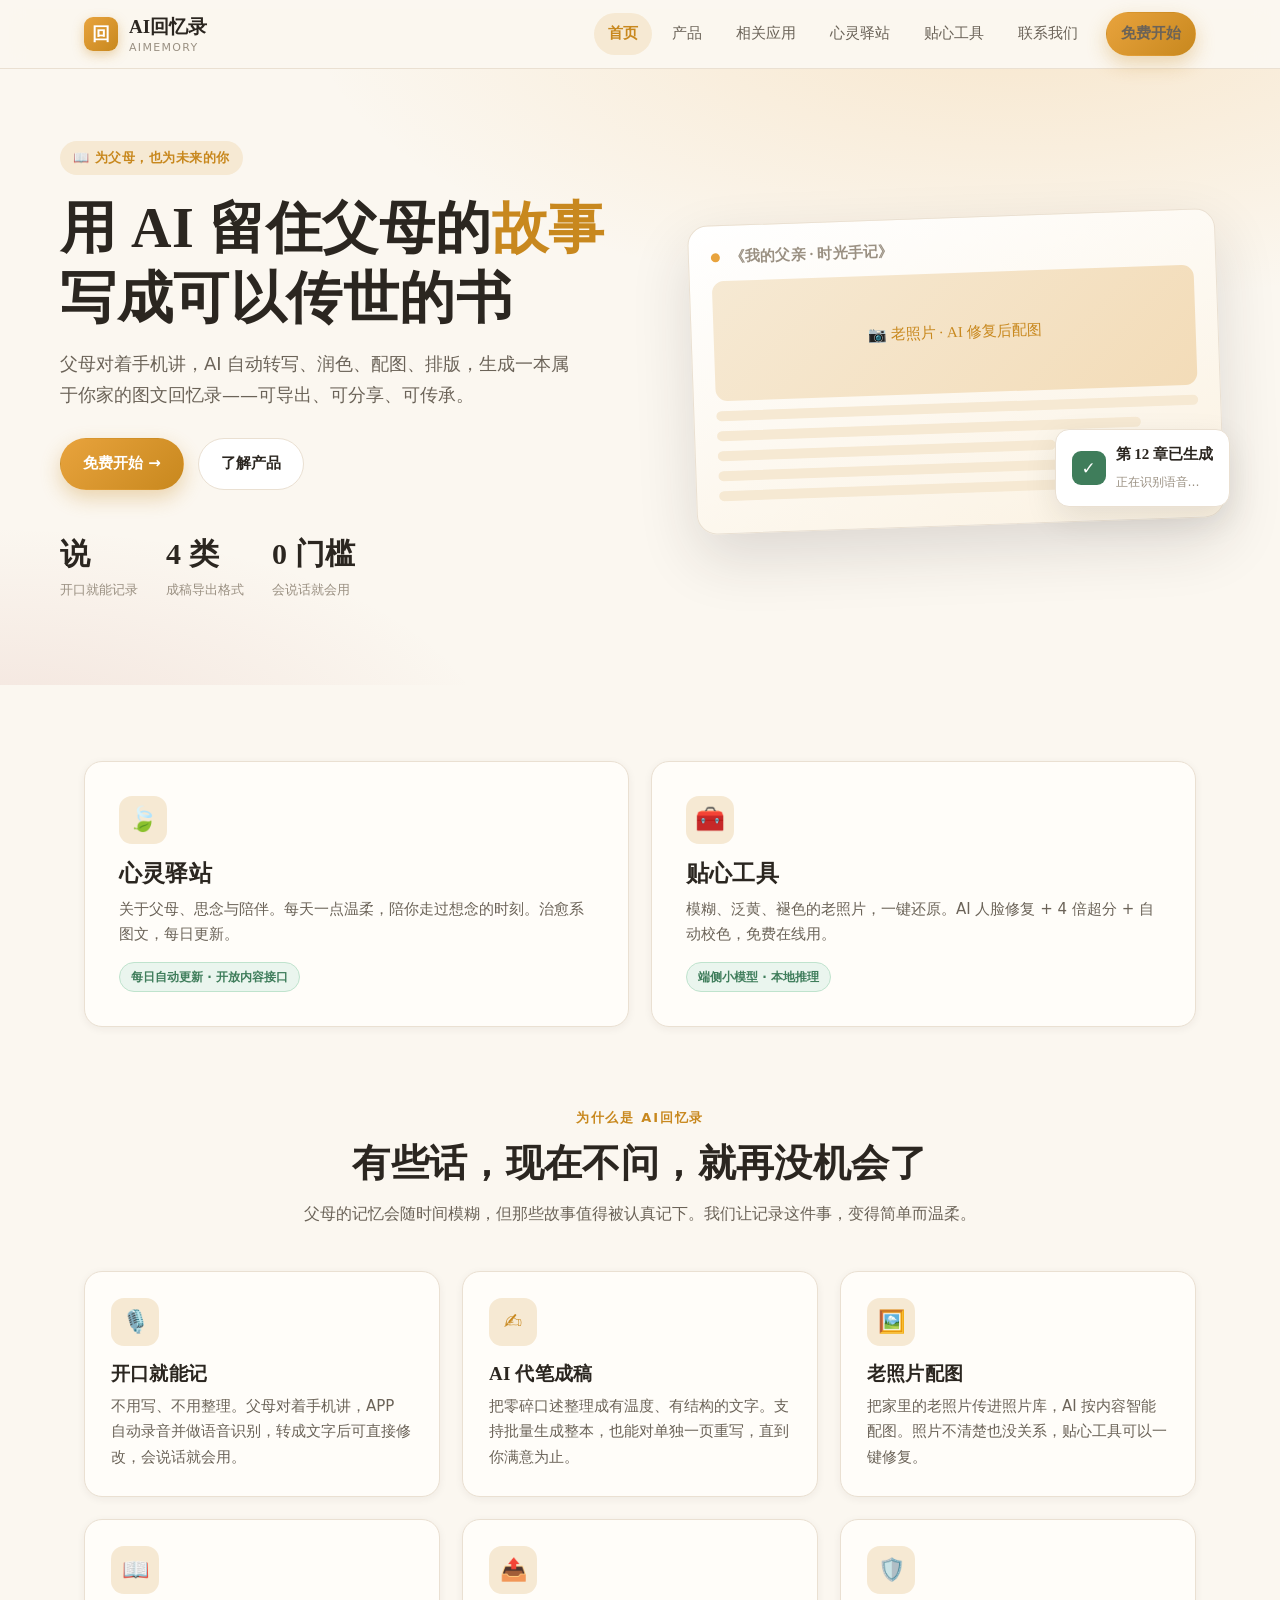
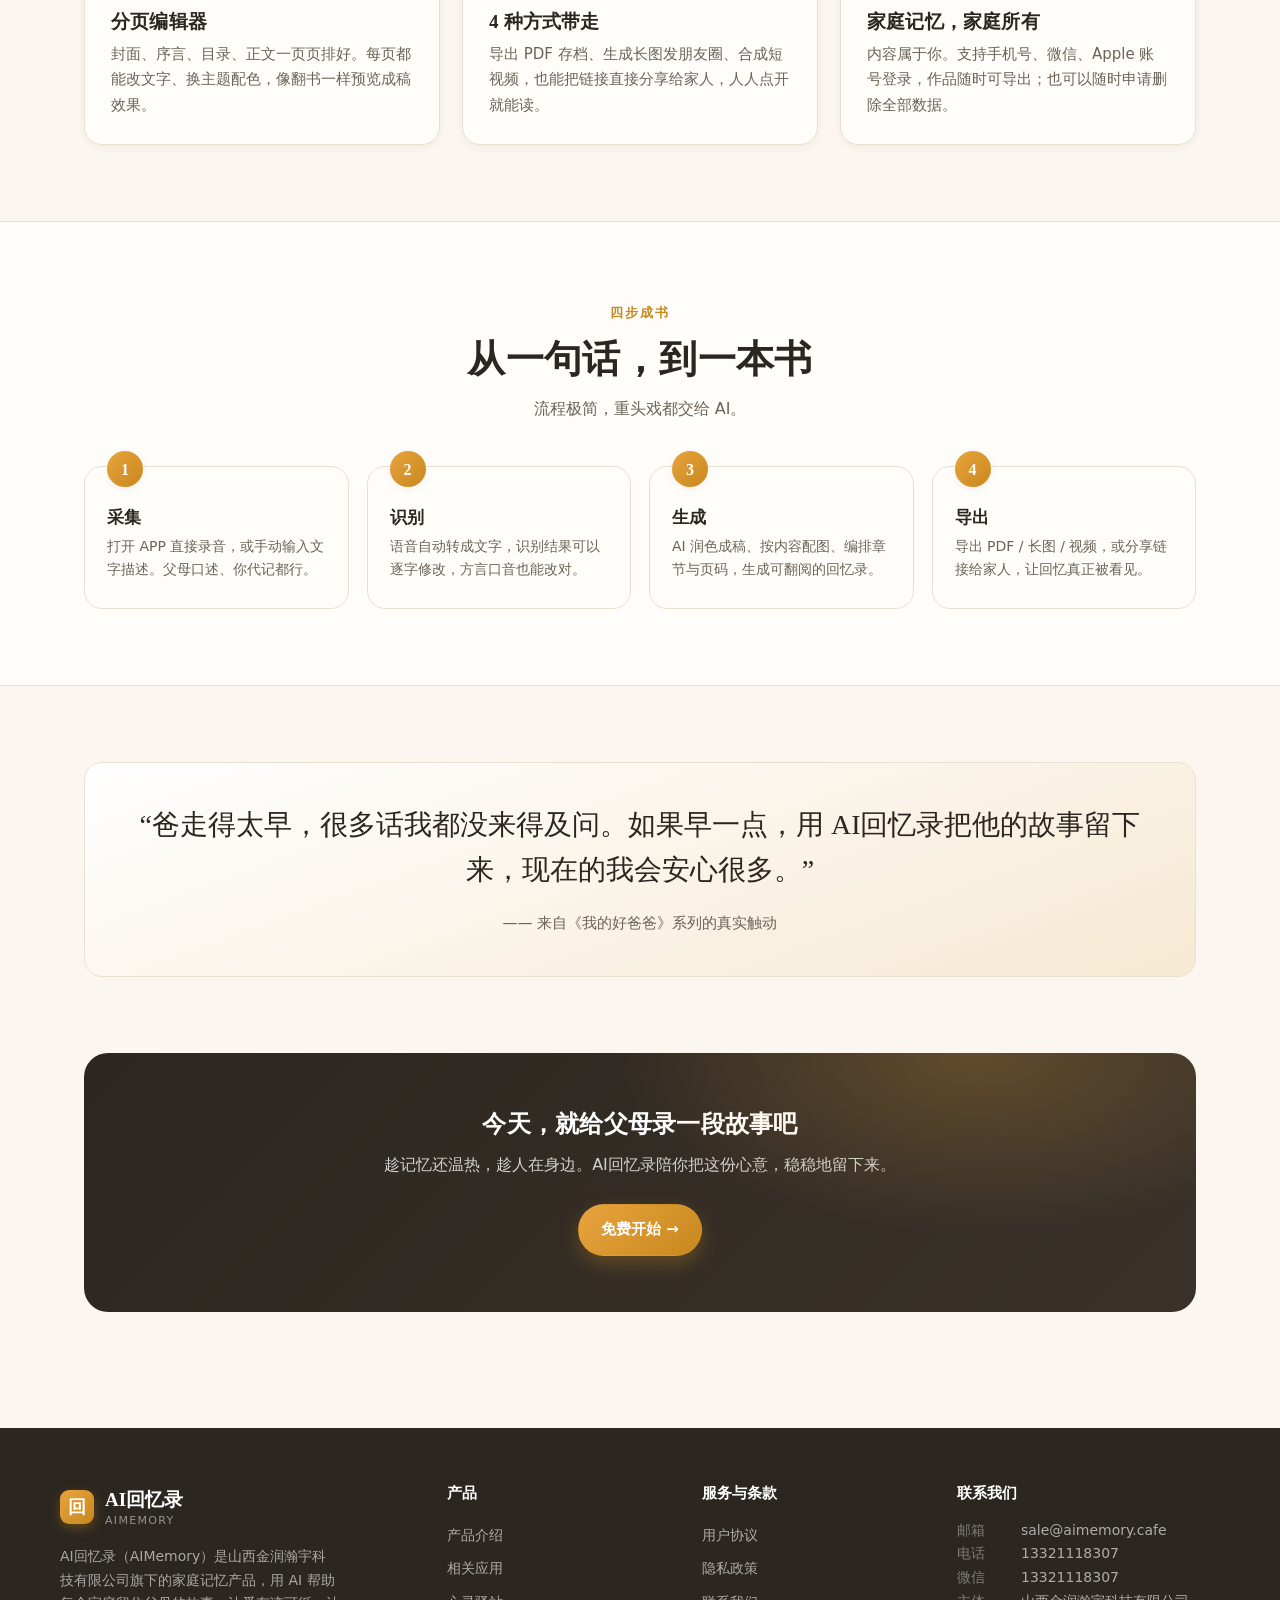
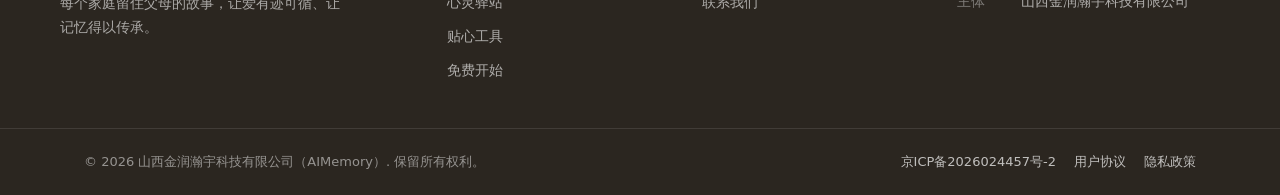
<file: index.html>
<!DOCTYPE html>
<html lang="zh-CN">
<head>
  <meta charset="UTF-8" />
  <meta name="viewport" content="width=device-width, initial-scale=1.0" />
  <title>AI回忆录（AIMemory）· 用 AI 留住父母的故事，写成可以传世的书</title>
  <meta name="description" content="AI回忆录（AIMemory）—— 语音口述、AI 代笔、老照片配图、一键成书。把父母的一生整理成图文回忆录，导出 PDF、长图或视频，可收藏、可分享、可传承。" />
  <meta name="keywords" content="AI回忆录,AIMemory,父母故事,口述历史,家庭记忆,回忆录生成,老照片修复,心灵驿站,山西金润瀚宇科技有限公司" />
  <link rel="icon" type="image/svg+xml" href="assets/img/favicon.svg" />
  <link rel="stylesheet" href="assets/css/style.css" />
</head>
<body>

  <!-- 顶部导航 -->
  <header class="site-header">
    <div class="container nav">
      <a class="brand" href="index.html">
        <span class="logo">回</span>
        <span>AI回忆录<small>AIMEMORY</small></span>
      </a>
      <nav class="nav-links" id="navLinks">
        <a href="index.html" class="active">首页</a>
        <a href="product.html">产品</a>
        <a href="apps.html">相关应用</a>
        <a href="healing.html">心灵驿站</a>
        <a href="tools.html">贴心工具</a>
        <a href="contact.html">联系我们</a>
        <a href="https://app.aimemory.cafe" target="_blank" rel="noopener noreferrer" class="btn btn-primary btn-sm nav-cta">免费开始</a>
      </nav>
      <button class="nav-toggle" aria-label="菜单">
        <svg width="24" height="24" viewBox="0 0 24 24" fill="none" stroke="currentColor" stroke-width="2"><path d="M3 6h18M3 12h18M3 18h18"/></svg>
      </button>
    </div>
  </header>

  <!-- Hero -->
  <section class="hero">
    <div class="container hero-inner">
      <div class="hero-text">
        <span class="eyebrow">📖 为父母，也为未来的你</span>
        <h1>用 AI 留住父母的<span class="hl">故事</span><br />写成可以传世的书</h1>
        <p class="lead">父母对着手机讲，AI 自动转写、润色、配图、排版，生成一本属于你家的图文回忆录——可导出、可分享、可传承。</p>
        <div class="hero-actions">
          <a href="https://app.aimemory.cafe" target="_blank" rel="noopener noreferrer" class="btn btn-primary">免费开始 →</a>
          <a href="product.html" class="btn btn-ghost">了解产品</a>
        </div>
        <div class="hero-stats">
          <div><div class="num">说</div><div class="lbl">开口就能记录</div></div>
          <div><div class="num">4 类</div><div class="lbl">成稿导出格式</div></div>
          <div><div class="num">0 门槛</div><div class="lbl">会说话就会用</div></div>
        </div>
      </div>
      <div class="hero-visual">
        <div class="book-mock">
          <div class="book-top"><span class="dot"></span><h4>《我的父亲 · 时光手记》</h4></div>
          <div class="photo">📷 老照片 · AI 修复后配图</div>
          <div class="line xl"></div>
          <div class="line m"></div>
          <div class="line s"></div>
          <div class="line xl"></div>
          <div class="line m"></div>
        </div>
        <div class="float-card">
          <span class="ic">✓</span>
          <div><b>第 12 章已生成</b><span>正在识别语音…</span></div>
        </div>
      </div>
    </div>
  </section>

  <!-- 两个新频道入口 -->
  <section class="block" style="padding-bottom:0;">
    <div class="container">
      <div class="grid grid-2">
        <a class="card" href="healing.html" style="display:block;padding:34px;">
          <div class="ic" style="font-size:24px;">🍃</div>
          <h3 style="font-size:23px;">心灵驿站</h3>
          <p style="margin-bottom:14px;">关于父母、思念与陪伴。每天一点温柔，陪你走过想念的时刻。治愈系图文，每日更新。</p>
          <span class="badge-soft">每日自动更新 · 开放内容接口</span>
        </a>
        <a class="card" href="tools.html" style="display:block;padding:34px;">
          <div class="ic" style="font-size:24px;">🧰</div>
          <h3 style="font-size:23px;">贴心工具</h3>
          <p style="margin-bottom:14px;">模糊、泛黄、褪色的老照片，一键还原。AI 人脸修复 + 4 倍超分 + 自动校色，免费在线用。</p>
          <span class="badge-soft">端侧小模型 · 本地推理</span>
        </a>
      </div>
    </div>
  </section>

  <!-- 价值主张 -->
  <section class="block">
    <div class="container">
      <div class="section-head">
        <span class="tag">为什么是 AI回忆录</span>
        <h2>有些话，现在不问，就再没机会了</h2>
        <p>父母的记忆会随时间模糊，但那些故事值得被认真记下。我们让记录这件事，变得简单而温柔。</p>
      </div>
      <div class="grid grid-3">
        <div class="card">
          <div class="ic">🎙️</div>
          <h3>开口就能记</h3>
          <p>不用写、不用整理。父母对着手机讲，APP 自动录音并做语音识别，转成文字后可直接修改，会说话就会用。</p>
        </div>
        <div class="card">
          <div class="ic">✍️</div>
          <h3>AI 代笔成稿</h3>
          <p>把零碎口述整理成有温度、有结构的文字。支持批量生成整本，也能对单独一页重写，直到你满意为止。</p>
        </div>
        <div class="card">
          <div class="ic">🖼️</div>
          <h3>老照片配图</h3>
          <p>把家里的老照片传进照片库，AI 按内容智能配图。照片不清楚也没关系，贴心工具可以一键修复。</p>
        </div>
        <div class="card">
          <div class="ic">📖</div>
          <h3>分页编辑器</h3>
          <p>封面、序言、目录、正文一页页排好。每页都能改文字、换主题配色，像翻书一样预览成稿效果。</p>
        </div>
        <div class="card">
          <div class="ic">📤</div>
          <h3>4 种方式带走</h3>
          <p>导出 PDF 存档、生成长图发朋友圈、合成短视频，也能把链接直接分享给家人，人人点开就能读。</p>
        </div>
        <div class="card">
          <div class="ic">🛡️</div>
          <h3>家庭记忆，家庭所有</h3>
          <p>内容属于你。支持手机号、微信、Apple 账号登录，作品随时可导出；也可以随时申请删除全部数据。</p>
        </div>
      </div>
    </div>
  </section>

  <!-- 工作流 -->
  <section class="block" style="background:var(--paper-2);border-top:1px solid var(--line);border-bottom:1px solid var(--line);">
    <div class="container">
      <div class="section-head">
        <span class="tag">四步成书</span>
        <h2>从一句话，到一本书</h2>
        <p>流程极简，重头戏都交给 AI。</p>
      </div>
      <div class="steps">
        <div class="step"><h3>采集</h3><p>打开 APP 直接录音，或手动输入文字描述。父母口述、你代记都行。</p></div>
        <div class="step"><h3>识别</h3><p>语音自动转成文字，识别结果可以逐字修改，方言口音也能改对。</p></div>
        <div class="step"><h3>生成</h3><p>AI 润色成稿、按内容配图、编排章节与页码，生成可翻阅的回忆录。</p></div>
        <div class="step"><h3>导出</h3><p>导出 PDF / 长图 / 视频，或分享链接给家人，让回忆真正被看见。</p></div>
      </div>
    </div>
  </section>

  <!-- 信任状 / 案例 -->
  <section class="block">
    <div class="container">
      <div class="quote">
        <blockquote>“爸走得太早，很多话我都没来得及问。如果早一点，用 AI回忆录把他的故事留下来，现在的我会安心很多。”</blockquote>
        <div class="by">—— 来自《我的好爸爸》系列的真实触动</div>
      </div>
    </div>
  </section>

  <!-- CTA -->
  <section class="block" style="padding-top:0;">
    <div class="container">
      <div class="cta">
        <h2>今天，就给父母录一段故事吧</h2>
        <p>趁记忆还温热，趁人在身边。AI回忆录陪你把这份心意，稳稳地留下来。</p>
        <a href="https://app.aimemory.cafe" target="_blank" rel="noopener noreferrer" class="btn btn-primary">免费开始 →</a>
      </div>
    </div>
  </section>

  <!-- 页脚 -->
  <footer class="site-footer">
    <div class="container footer-top">
      <div>
        <div class="brand"><span class="logo">回</span><span>AI回忆录<small>AIMEMORY</small></span></div>
        <p class="footer-about">AI回忆录（AIMemory）是山西金润瀚宇科技有限公司旗下的家庭记忆产品，用 AI 帮助每个家庭留住父母的故事，让爱有迹可循、让记忆得以传承。</p>
      </div>
      <div class="footer-col">
        <h4>产品</h4>
        <a href="product.html">产品介绍</a>
        <a href="apps.html">相关应用</a>
        <a href="healing.html">心灵驿站</a>
        <a href="tools.html">贴心工具</a>
        <a href="https://app.aimemory.cafe" target="_blank" rel="noopener noreferrer">免费开始</a>
      </div>
      <div class="footer-col">
        <h4>服务与条款</h4>
        <a href="agreement.html">用户协议</a>
        <a href="privacy.html">隐私政策</a>
        <a href="contact.html">联系我们</a>
      </div>
      <div class="footer-col">
        <h4>联系我们</h4>
        <div class="footer-contact">
          <div><span class="k">邮箱</span>sale@aimemory.cafe</div>
          <div><span class="k">电话</span>13321118307</div>
          <div><span class="k">微信</span>13321118307</div>
          <div><span class="k">主体</span>山西金润瀚宇科技有限公司</div>
        </div>
      </div>
    </div>
    <div class="footer-bottom">
      <div class="container">
        <div>© 2026 山西金润瀚宇科技有限公司（AIMemory）. 保留所有权利。</div>
        <div class="beian">
          <span><a href="https://beian.miit.gov.cn" target="_blank" rel="noopener noreferrer">京ICP备2026024457号-2</a></span>
          <a href="agreement.html">用户协议</a>
          <a href="privacy.html">隐私政策</a>
        </div>
      </div>
    </div>
  </footer>

  <div class="to-top" aria-label="返回顶部">↑</div>
  <script src="assets/js/main.js"></script>
</body>
</html>
</file>
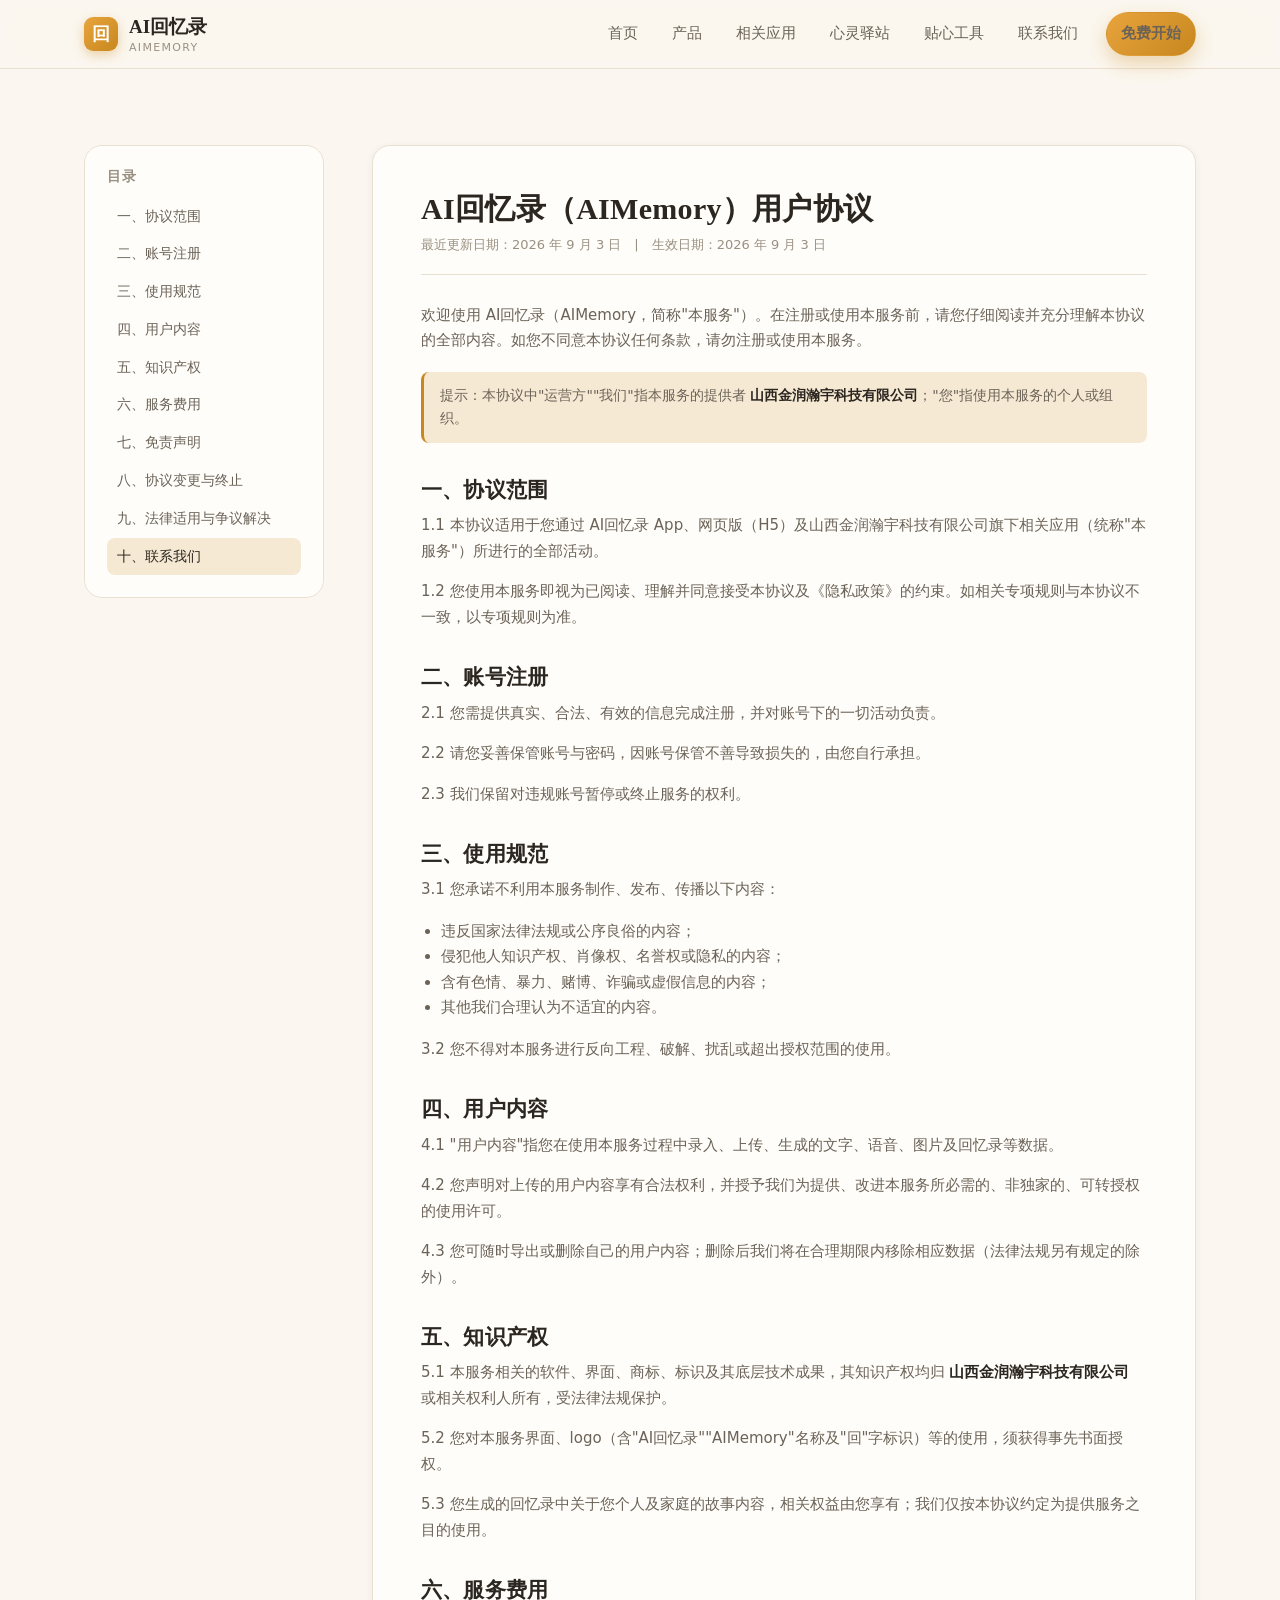
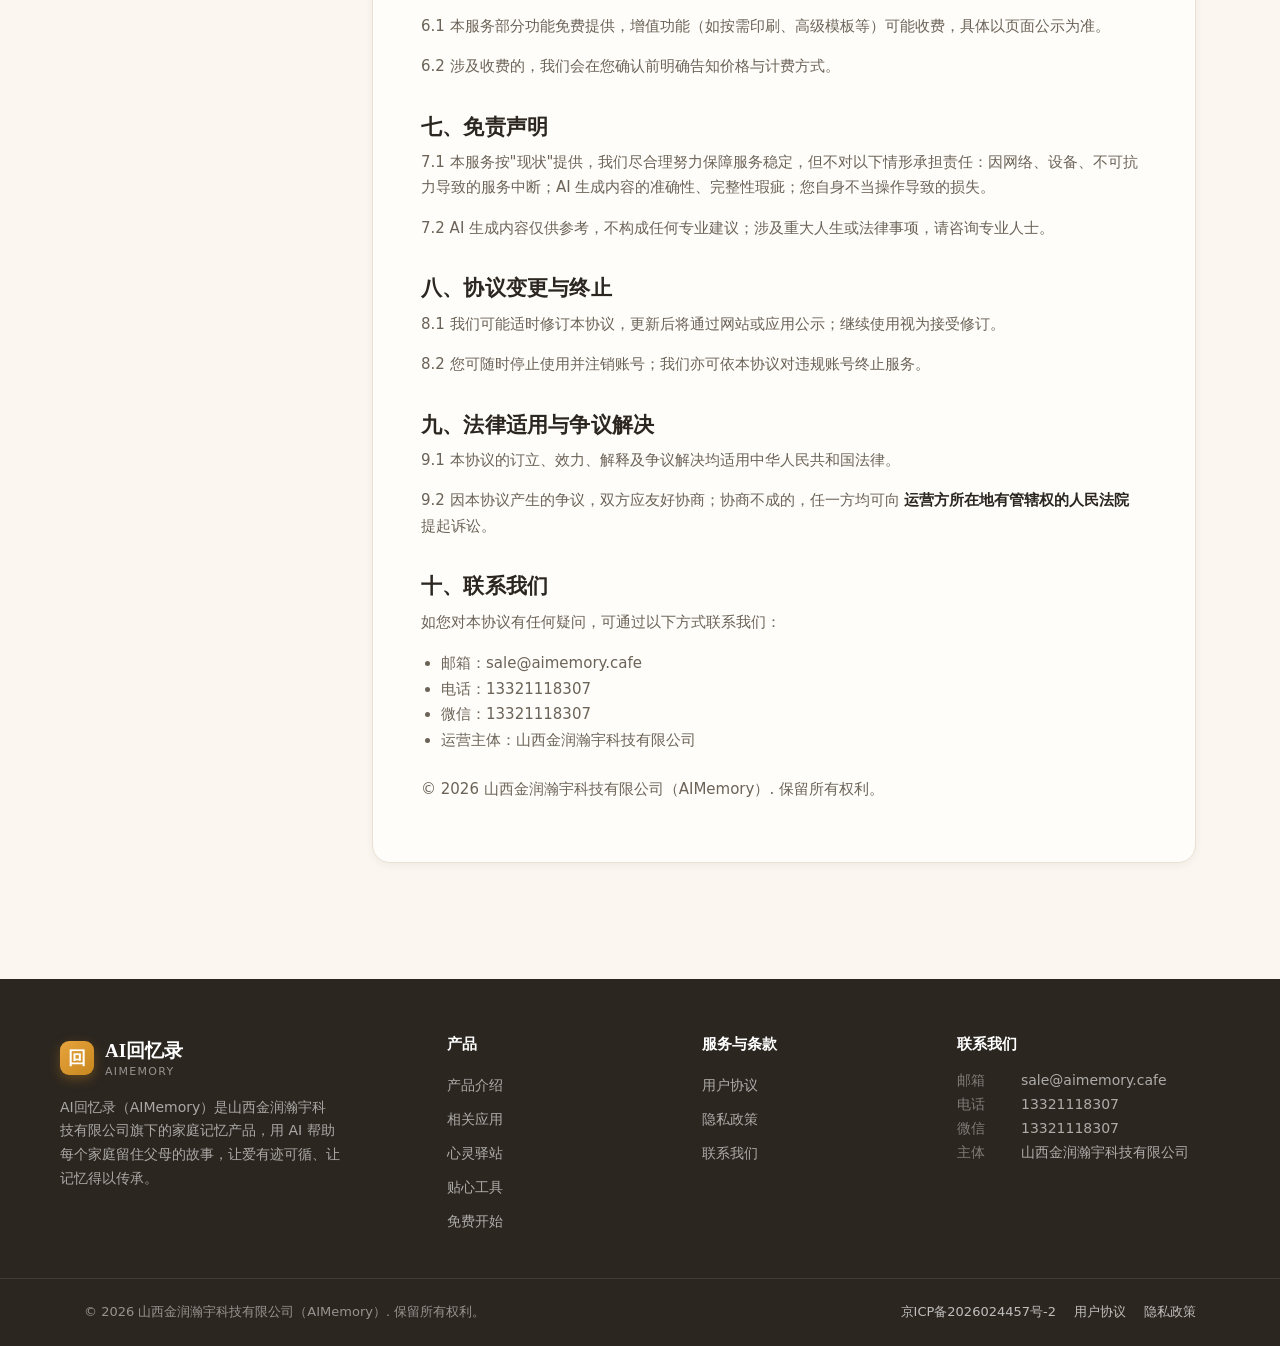
<file: agreement.html>
<!DOCTYPE html>
<html lang="zh-CN">
<head>
  <meta charset="UTF-8" />
  <meta name="viewport" content="width=device-width, initial-scale=1.0" />
  <title>用户协议 · AI回忆录（AIMemory）</title>
  <meta name="description" content="AI回忆录（AIMemory）用户协议，约定服务范围、用户权利义务、知识产权与免责声明等。" />
  <link rel="icon" type="image/svg+xml" href="assets/img/favicon.svg" />
  <link rel="stylesheet" href="assets/css/style.css" />
</head>
<body>
  <header class="site-header">
    <div class="container nav">
      <a class="brand" href="index.html">
        <span class="logo">回</span>
        <span>AI回忆录<small>AIMEMORY</small></span>
      </a>
            <nav class="nav-links" id="navLinks">
        <a href="index.html">首页</a>
        <a href="product.html">产品</a>
        <a href="apps.html">相关应用</a>
        <a href="healing.html">心灵驿站</a>
        <a href="tools.html">贴心工具</a>
        <a href="contact.html">联系我们</a>
        <a href="https://app.aimemory.cafe" target="_blank" rel="noopener noreferrer" class="btn btn-primary btn-sm nav-cta">免费开始</a>
      </nav>
      <button class="nav-toggle" aria-label="菜单">
        <svg width="24" height="24" viewBox="0 0 24 24" fill="none" stroke="currentColor" stroke-width="2"><path d="M3 6h18M3 12h18M3 18h18"/></svg>
      </button>
    </div>
  </header>

  <section class="block">
    <div class="container doc-wrap">
      <!-- 目录 -->
      <aside class="doc-toc">
        <h4>目录</h4>
        <a href="#s1">一、协议范围</a>
        <a href="#s2">二、账号注册</a>
        <a href="#s3">三、使用规范</a>
        <a href="#s4">四、用户内容</a>
        <a href="#s5">五、知识产权</a>
        <a href="#s6">六、服务费用</a>
        <a href="#s7">七、免责声明</a>
        <a href="#s8">八、协议变更与终止</a>
        <a href="#s9">九、法律适用与争议解决</a>
        <a href="#s10">十、联系我们</a>
      </aside>

      <!-- 正文 -->
      <article class="doc-content">
        <h1>AI回忆录（AIMemory）用户协议</h1>
        <div class="doc-meta">最近更新日期：2026 年 9 月 3 日　|　生效日期：2026 年 9 月 3 日</div>

        <p>欢迎使用 AI回忆录（AIMemory，简称"本服务"）。在注册或使用本服务前，请您仔细阅读并充分理解本协议的全部内容。如您不同意本协议任何条款，请勿注册或使用本服务。</p>
        <div class="note">提示：本协议中"运营方""我们"指本服务的提供者 <strong>山西金润瀚宇科技有限公司</strong>；"您"指使用本服务的个人或组织。</div>

        <h2 id="s1">一、协议范围</h2>
        <p>1.1 本协议适用于您通过 AI回忆录 App、网页版（H5）及山西金润瀚宇科技有限公司旗下相关应用（统称"本服务"）所进行的全部活动。</p>
        <p>1.2 您使用本服务即视为已阅读、理解并同意接受本协议及《隐私政策》的约束。如相关专项规则与本协议不一致，以专项规则为准。</p>

        <h2 id="s2">二、账号注册</h2>
        <p>2.1 您需提供真实、合法、有效的信息完成注册，并对账号下的一切活动负责。</p>
        <p>2.2 请您妥善保管账号与密码，因账号保管不善导致损失的，由您自行承担。</p>
        <p>2.3 我们保留对违规账号暂停或终止服务的权利。</p>

        <h2 id="s3">三、使用规范</h2>
        <p>3.1 您承诺不利用本服务制作、发布、传播以下内容：</p>
        <ul>
          <li>违反国家法律法规或公序良俗的内容；</li>
          <li>侵犯他人知识产权、肖像权、名誉权或隐私的内容；</li>
          <li>含有色情、暴力、赌博、诈骗或虚假信息的内容；</li>
          <li>其他我们合理认为不适宜的内容。</li>
        </ul>
        <p>3.2 您不得对本服务进行反向工程、破解、扰乱或超出授权范围的使用。</p>

        <h2 id="s4">四、用户内容</h2>
        <p>4.1 "用户内容"指您在使用本服务过程中录入、上传、生成的文字、语音、图片及回忆录等数据。</p>
        <p>4.2 您声明对上传的用户内容享有合法权利，并授予我们为提供、改进本服务所必需的、非独家的、可转授权的使用许可。</p>
        <p>4.3 您可随时导出或删除自己的用户内容；删除后我们将在合理期限内移除相应数据（法律法规另有规定的除外）。</p>

        <h2 id="s5">五、知识产权</h2>
        <p>5.1 本服务相关的软件、界面、商标、标识及其底层技术成果，其知识产权均归 <strong>山西金润瀚宇科技有限公司</strong> 或相关权利人所有，受法律法规保护。</p>
        <p>5.2 您对本服务界面、logo（含"AI回忆录""AIMemory"名称及"回"字标识）等的使用，须获得事先书面授权。</p>
        <p>5.3 您生成的回忆录中关于您个人及家庭的故事内容，相关权益由您享有；我们仅按本协议约定为提供服务之目的使用。</p>

        <h2 id="s6">六、服务费用</h2>
        <p>6.1 本服务部分功能免费提供，增值功能（如按需印刷、高级模板等）可能收费，具体以页面公示为准。</p>
        <p>6.2 涉及收费的，我们会在您确认前明确告知价格与计费方式。</p>

        <h2 id="s7">七、免责声明</h2>
        <p>7.1 本服务按"现状"提供，我们尽合理努力保障服务稳定，但不对以下情形承担责任：因网络、设备、不可抗力导致的服务中断；AI 生成内容的准确性、完整性瑕疵；您自身不当操作导致的损失。</p>
        <p>7.2 AI 生成内容仅供参考，不构成任何专业建议；涉及重大人生或法律事项，请咨询专业人士。</p>

        <h2 id="s8">八、协议变更与终止</h2>
        <p>8.1 我们可能适时修订本协议，更新后将通过网站或应用公示；继续使用视为接受修订。</p>
        <p>8.2 您可随时停止使用并注销账号；我们亦可依本协议对违规账号终止服务。</p>

        <h2 id="s9">九、法律适用与争议解决</h2>
        <p>9.1 本协议的订立、效力、解释及争议解决均适用中华人民共和国法律。</p>
        <p>9.2 因本协议产生的争议，双方应友好协商；协商不成的，任一方均可向 <strong>运营方所在地有管辖权的人民法院</strong> 提起诉讼。</p>

        <h2 id="s10">十、联系我们</h2>
        <p>如您对本协议有任何疑问，可通过以下方式联系我们：</p>
        <ul>
          <li>邮箱：sale@aimemory.cafe</li>
          <li>电话：13321118307</li>
          <li>微信：13321118307</li>
          <li>运营主体：山西金润瀚宇科技有限公司</li>
        </ul>
        <p class="faint" style="margin-top:24px;">© 2026 山西金润瀚宇科技有限公司（AIMemory）. 保留所有权利。</p>
      </article>
    </div>
  </section>

  <footer class="site-footer">
    <div class="container footer-top">
      <div>
        <div class="brand"><span class="logo">回</span><span>AI回忆录<small>AIMEMORY</small></span></div>
        <p class="footer-about">AI回忆录（AIMemory）是山西金润瀚宇科技有限公司旗下的家庭记忆产品，用 AI 帮助每个家庭留住父母的故事，让爱有迹可循、让记忆得以传承。</p>
      </div>
            <div class="footer-col">
        <h4>产品</h4>
        <a href="product.html">产品介绍</a>
        <a href="apps.html">相关应用</a>
        <a href="healing.html">心灵驿站</a>
        <a href="tools.html">贴心工具</a>
        <a href="https://app.aimemory.cafe" target="_blank" rel="noopener noreferrer">免费开始</a>
      </div>
      <div class="footer-col">
        <h4>服务与条款</h4>
        <a href="agreement.html">用户协议</a>
        <a href="privacy.html">隐私政策</a>
        <a href="contact.html">联系我们</a>
      </div>
      <div class="footer-col">
        <h4>联系我们</h4>
        <div class="footer-contact">
          <div><span class="k">邮箱</span>sale@aimemory.cafe</div>
          <div><span class="k">电话</span>13321118307</div>
          <div><span class="k">微信</span>13321118307</div>
          <div><span class="k">主体</span>山西金润瀚宇科技有限公司</div>
        </div>
      </div>
    </div>
    <div class="footer-bottom">
      <div class="container">
        <div>© 2026 山西金润瀚宇科技有限公司（AIMemory）. 保留所有权利。</div>
        <div class="beian">
          <span><a href="https://beian.miit.gov.cn" target="_blank" rel="noopener noreferrer">京ICP备2026024457号-2</a></span>
          <a href="agreement.html">用户协议</a>
          <a href="privacy.html">隐私政策</a>
        </div>
      </div>
    </div>
  </footer>

  <div class="to-top" aria-label="返回顶部">↑</div>
  <script src="assets/js/main.js"></script>
</body>
</html>
</file>
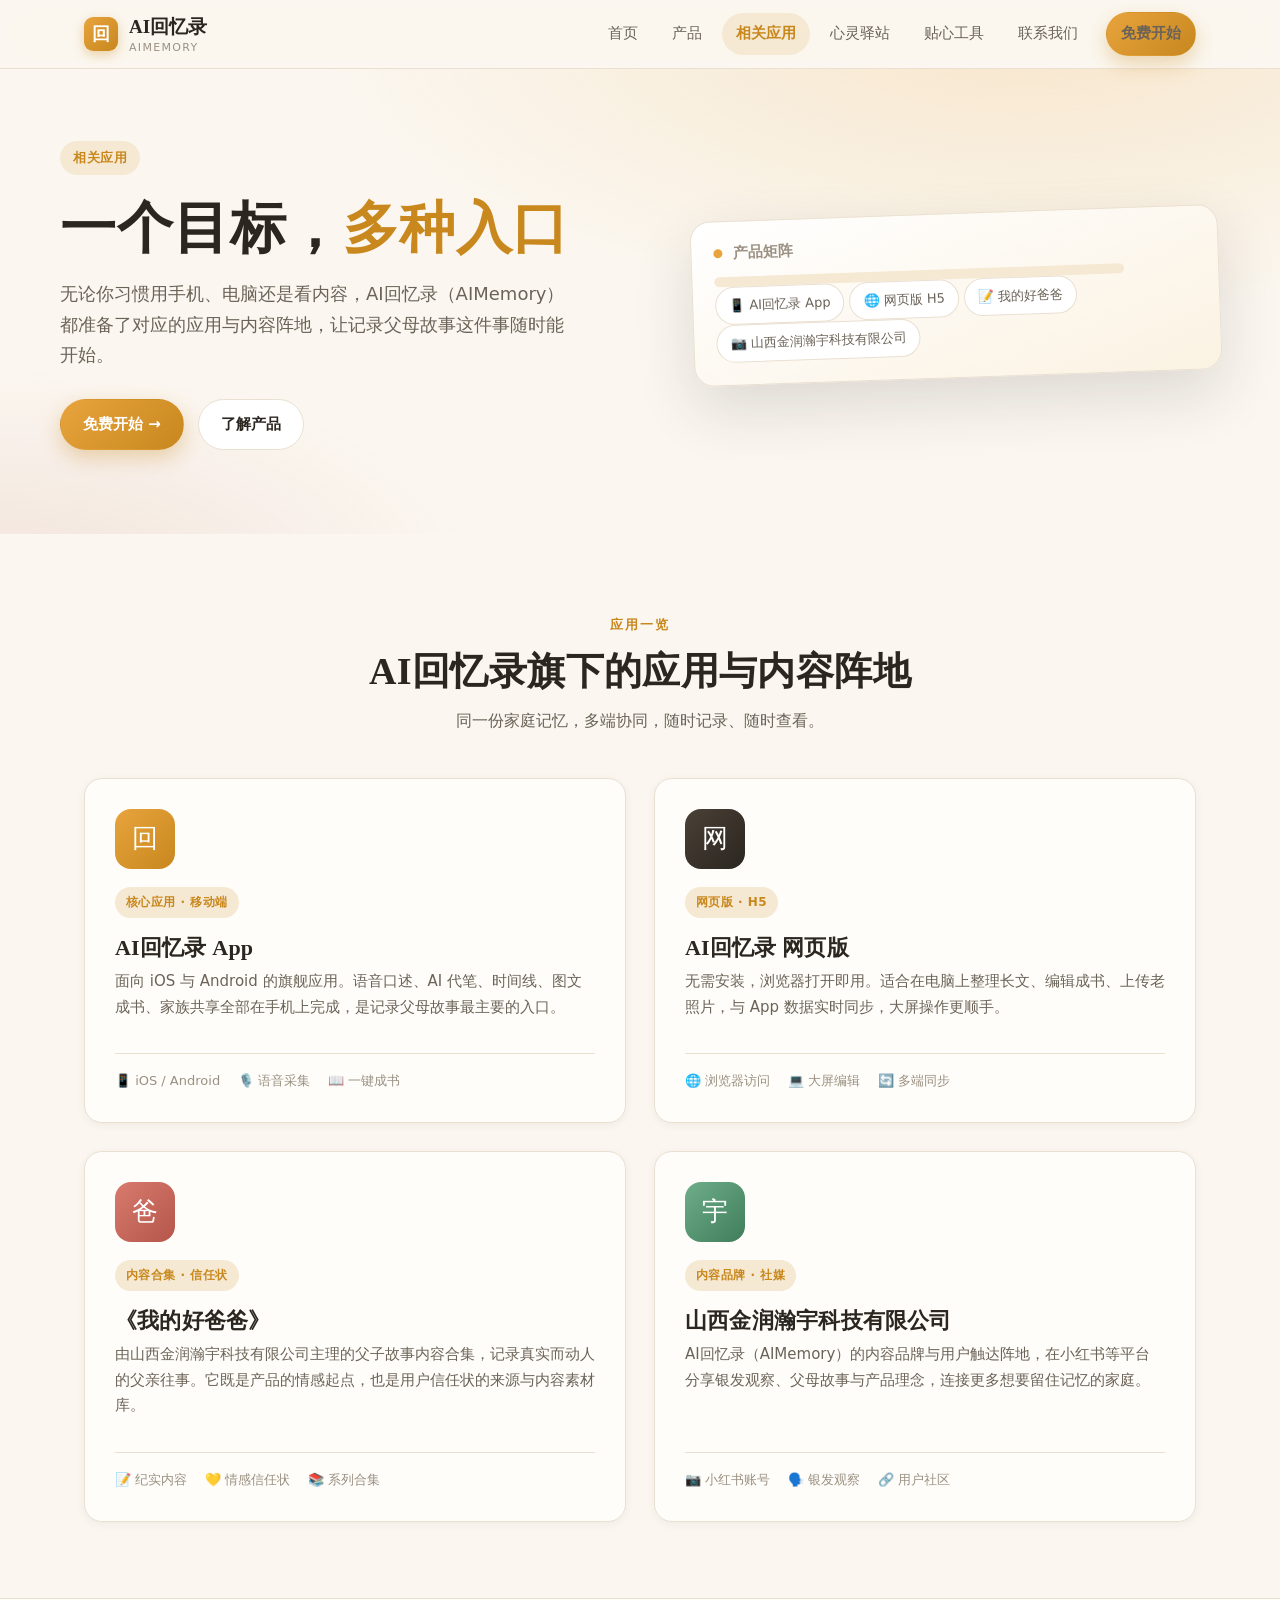
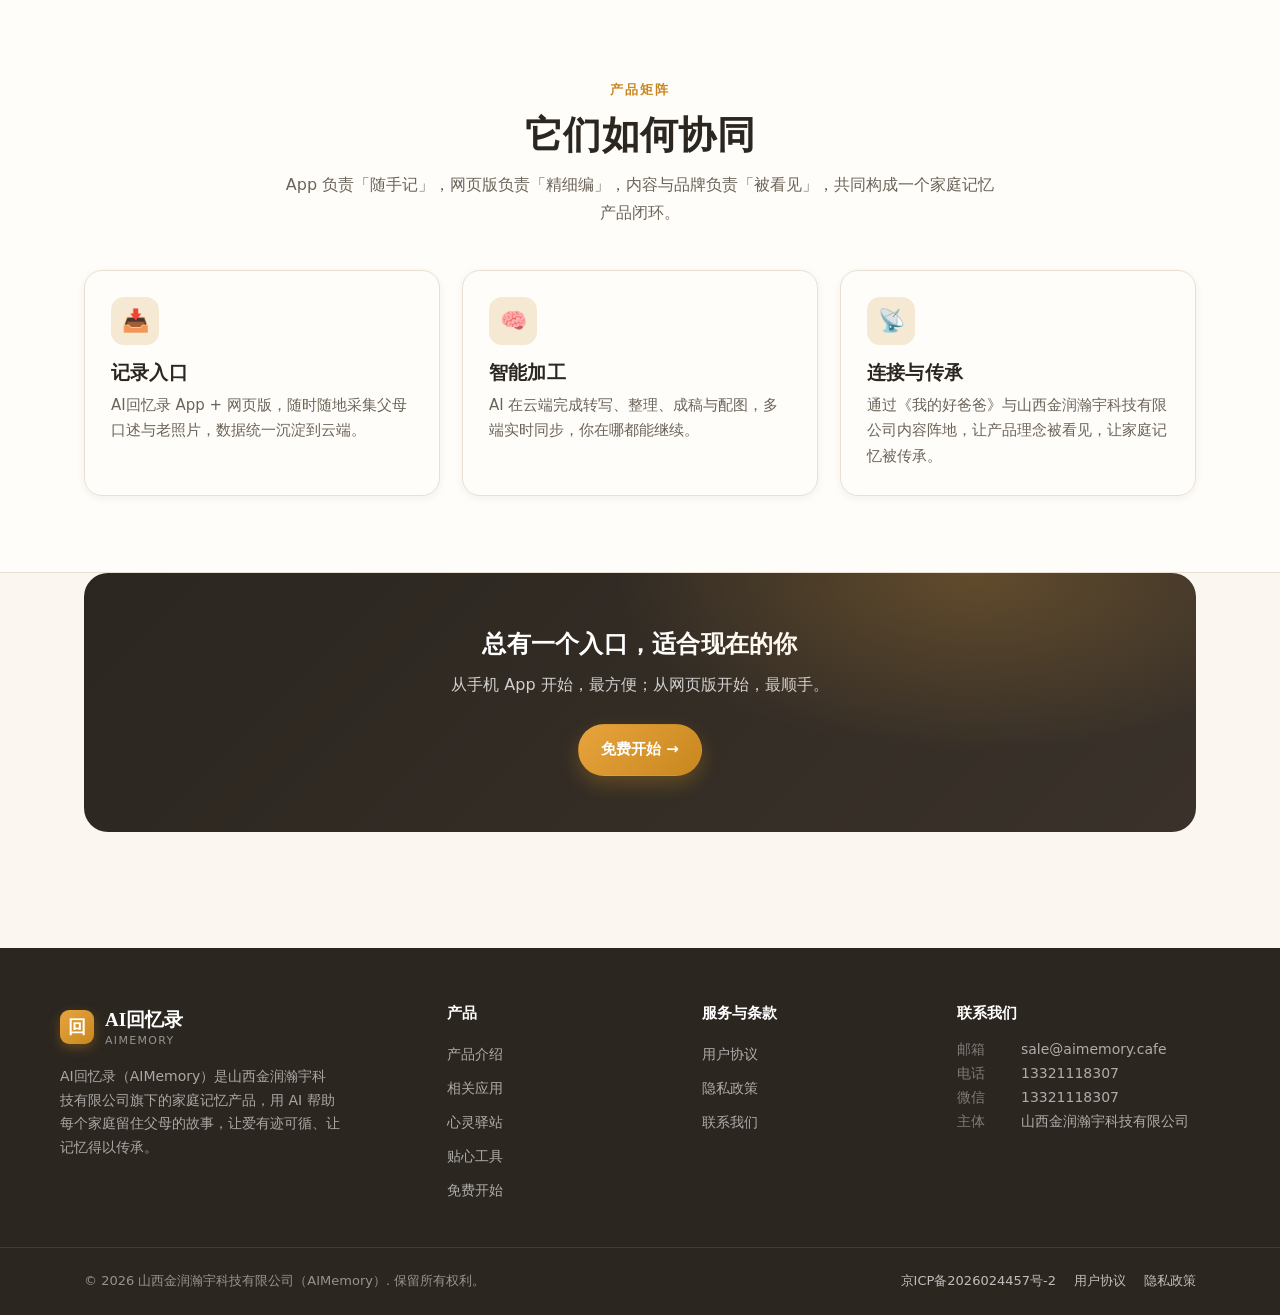
<file: apps.html>
<!DOCTYPE html>
<html lang="zh-CN">
<head>
  <meta charset="UTF-8" />
  <meta name="viewport" content="width=device-width, initial-scale=1.0" />
  <title>相关应用 · AI回忆录（AIMemory）</title>
  <meta name="description" content="AI回忆录（AIMemory）相关应用：移动端 App、网页版、内容合集《我的好爸爸》与品牌账号山西金润瀚宇科技有限公司，构成完整的家庭记忆产品矩阵。" />
  <link rel="icon" type="image/svg+xml" href="assets/img/favicon.svg" />
  <link rel="stylesheet" href="assets/css/style.css" />
</head>
<body>
  <header class="site-header">
    <div class="container nav">
      <a class="brand" href="index.html">
        <span class="logo">回</span>
        <span>AI回忆录<small>AIMEMORY</small></span>
      </a>
            <nav class="nav-links" id="navLinks">
        <a href="index.html">首页</a>
        <a href="product.html">产品</a>
        <a href="apps.html" class="active">相关应用</a>
        <a href="healing.html">心灵驿站</a>
        <a href="tools.html">贴心工具</a>
        <a href="contact.html">联系我们</a>
        <a href="https://app.aimemory.cafe" target="_blank" rel="noopener noreferrer" class="btn btn-primary btn-sm nav-cta">免费开始</a>
      </nav>
      <button class="nav-toggle" aria-label="菜单">
        <svg width="24" height="24" viewBox="0 0 24 24" fill="none" stroke="currentColor" stroke-width="2"><path d="M3 6h18M3 12h18M3 18h18"/></svg>
      </button>
    </div>
  </header>

  <section class="hero">
    <div class="container hero-inner">
      <div class="hero-text">
        <span class="eyebrow">相关应用</span>
        <h1>一个目标，<span class="hl">多种入口</span></h1>
        <p class="lead">无论你习惯用手机、电脑还是看内容，AI回忆录（AIMemory）都准备了对应的应用与内容阵地，让记录父母故事这件事随时能开始。</p>
        <div class="hero-actions">
          <a href="https://app.aimemory.cafe" target="_blank" rel="noopener noreferrer" class="btn btn-primary">免费开始 →</a>
          <a href="product.html" class="btn btn-ghost">了解产品</a>
        </div>
      </div>
      <div class="hero-visual">
        <div class="book-mock">
          <div class="book-top"><span class="dot"></span><h4>产品矩阵</h4></div>
          <div class="ui-bar"><span class="b xl"></span></div>
          <div class="ui-chip">📱 AI回忆录 App</div>
          <div class="ui-chip">🌐 网页版 H5</div>
          <div class="ui-chip">📝 我的好爸爸</div>
          <div class="ui-chip">📷 山西金润瀚宇科技有限公司</div>
        </div>
      </div>
    </div>
  </section>

  <!-- 应用卡 -->
  <section class="block">
    <div class="container">
      <div class="section-head">
        <span class="tag">应用一览</span>
        <h2>AI回忆录旗下的应用与内容阵地</h2>
        <p>同一份家庭记忆，多端协同，随时记录、随时查看。</p>
      </div>
      <div class="app-hero">

        <div class="app-card">
          <div class="app-logo lo-amber">回</div>
          <span class="badge">核心应用 · 移动端</span>
          <h3>AI回忆录 App</h3>
          <p class="desc">面向 iOS 与 Android 的旗舰应用。语音口述、AI 代笔、时间线、图文成书、家族共享全部在手机上完成，是记录父母故事最主要的入口。</p>
          <div class="meta"><span>📱 iOS / Android</span><span>🎙️ 语音采集</span><span>📖 一键成书</span></div>
        </div>

        <div class="app-card">
          <div class="app-logo lo-ink">网</div>
          <span class="badge">网页版 · H5</span>
          <h3>AI回忆录 网页版</h3>
          <p class="desc">无需安装，浏览器打开即用。适合在电脑上整理长文、编辑成书、上传老照片，与 App 数据实时同步，大屏操作更顺手。</p>
          <div class="meta"><span>🌐 浏览器访问</span><span>💻 大屏编辑</span><span>🔄 多端同步</span></div>
        </div>

        <div class="app-card">
          <div class="app-logo lo-rose">爸</div>
          <span class="badge">内容合集 · 信任状</span>
          <h3>《我的好爸爸》</h3>
          <p class="desc">由山西金润瀚宇科技有限公司主理的父子故事内容合集，记录真实而动人的父亲往事。它既是产品的情感起点，也是用户信任状的来源与内容素材库。</p>
          <div class="meta"><span>📝 纪实内容</span><span>💛 情感信任状</span><span>📚 系列合集</span></div>
        </div>

        <div class="app-card">
          <div class="app-logo lo-green">宇</div>
          <span class="badge">内容品牌 · 社媒</span>
          <h3>山西金润瀚宇科技有限公司</h3>
          <p class="desc">AI回忆录（AIMemory）的内容品牌与用户触达阵地，在小红书等平台分享银发观察、父母故事与产品理念，连接更多想要留住记忆的家庭。</p>
          <div class="meta"><span>📷 小红书账号</span><span>🗣️ 银发观察</span><span>🔗 用户社区</span></div>
        </div>

      </div>
    </div>
  </section>

  <!-- 产品矩阵说明 -->
  <section class="block" style="background:var(--paper-2);border-top:1px solid var(--line);border-bottom:1px solid var(--line);">
    <div class="container">
      <div class="section-head">
        <span class="tag">产品矩阵</span>
        <h2>它们如何协同</h2>
        <p>App 负责「随手记」，网页版负责「精细编」，内容与品牌负责「被看见」，共同构成一个家庭记忆产品闭环。</p>
      </div>
      <div class="grid grid-3">
        <div class="card"><div class="ic">📥</div><h3>记录入口</h3><p>AI回忆录 App + 网页版，随时随地采集父母口述与老照片，数据统一沉淀到云端。</p></div>
        <div class="card"><div class="ic">🧠</div><h3>智能加工</h3><p>AI 在云端完成转写、整理、成稿与配图，多端实时同步，你在哪都能继续。</p></div>
        <div class="card"><div class="ic">📡</div><h3>连接与传承</h3><p>通过《我的好爸爸》与山西金润瀚宇科技有限公司内容阵地，让产品理念被看见，让家庭记忆被传承。</p></div>
      </div>
    </div>
  </section>

  <!-- CTA -->
  <section class="block" style="padding-top:0;">
    <div class="container">
      <div class="cta">
        <h2>总有一个入口，适合现在的你</h2>
        <p>从手机 App 开始，最方便；从网页版开始，最顺手。</p>
        <a href="https://app.aimemory.cafe" target="_blank" rel="noopener noreferrer" class="btn btn-primary">免费开始 →</a>
      </div>
    </div>
  </section>

  <footer class="site-footer">
    <div class="container footer-top">
      <div>
        <div class="brand"><span class="logo">回</span><span>AI回忆录<small>AIMEMORY</small></span></div>
        <p class="footer-about">AI回忆录（AIMemory）是山西金润瀚宇科技有限公司旗下的家庭记忆产品，用 AI 帮助每个家庭留住父母的故事，让爱有迹可循、让记忆得以传承。</p>
      </div>
            <div class="footer-col">
        <h4>产品</h4>
        <a href="product.html">产品介绍</a>
        <a href="apps.html">相关应用</a>
        <a href="healing.html">心灵驿站</a>
        <a href="tools.html">贴心工具</a>
        <a href="https://app.aimemory.cafe" target="_blank" rel="noopener noreferrer">免费开始</a>
      </div>
      <div class="footer-col">
        <h4>服务与条款</h4>
        <a href="agreement.html">用户协议</a>
        <a href="privacy.html">隐私政策</a>
        <a href="contact.html">联系我们</a>
      </div>
      <div class="footer-col">
        <h4>联系我们</h4>
        <div class="footer-contact">
          <div><span class="k">邮箱</span>sale@aimemory.cafe</div>
          <div><span class="k">电话</span>13321118307</div>
          <div><span class="k">微信</span>13321118307</div>
          <div><span class="k">主体</span>山西金润瀚宇科技有限公司</div>
        </div>
      </div>
    </div>
    <div class="footer-bottom">
      <div class="container">
        <div>© 2026 山西金润瀚宇科技有限公司（AIMemory）. 保留所有权利。</div>
        <div class="beian">
          <span><a href="https://beian.miit.gov.cn" target="_blank" rel="noopener noreferrer">京ICP备2026024457号-2</a></span>
          <a href="agreement.html">用户协议</a>
          <a href="privacy.html">隐私政策</a>
        </div>
      </div>
    </div>
  </footer>

  <div class="to-top" aria-label="返回顶部">↑</div>
  <script src="assets/js/main.js"></script>
</body>
</html>
</file>
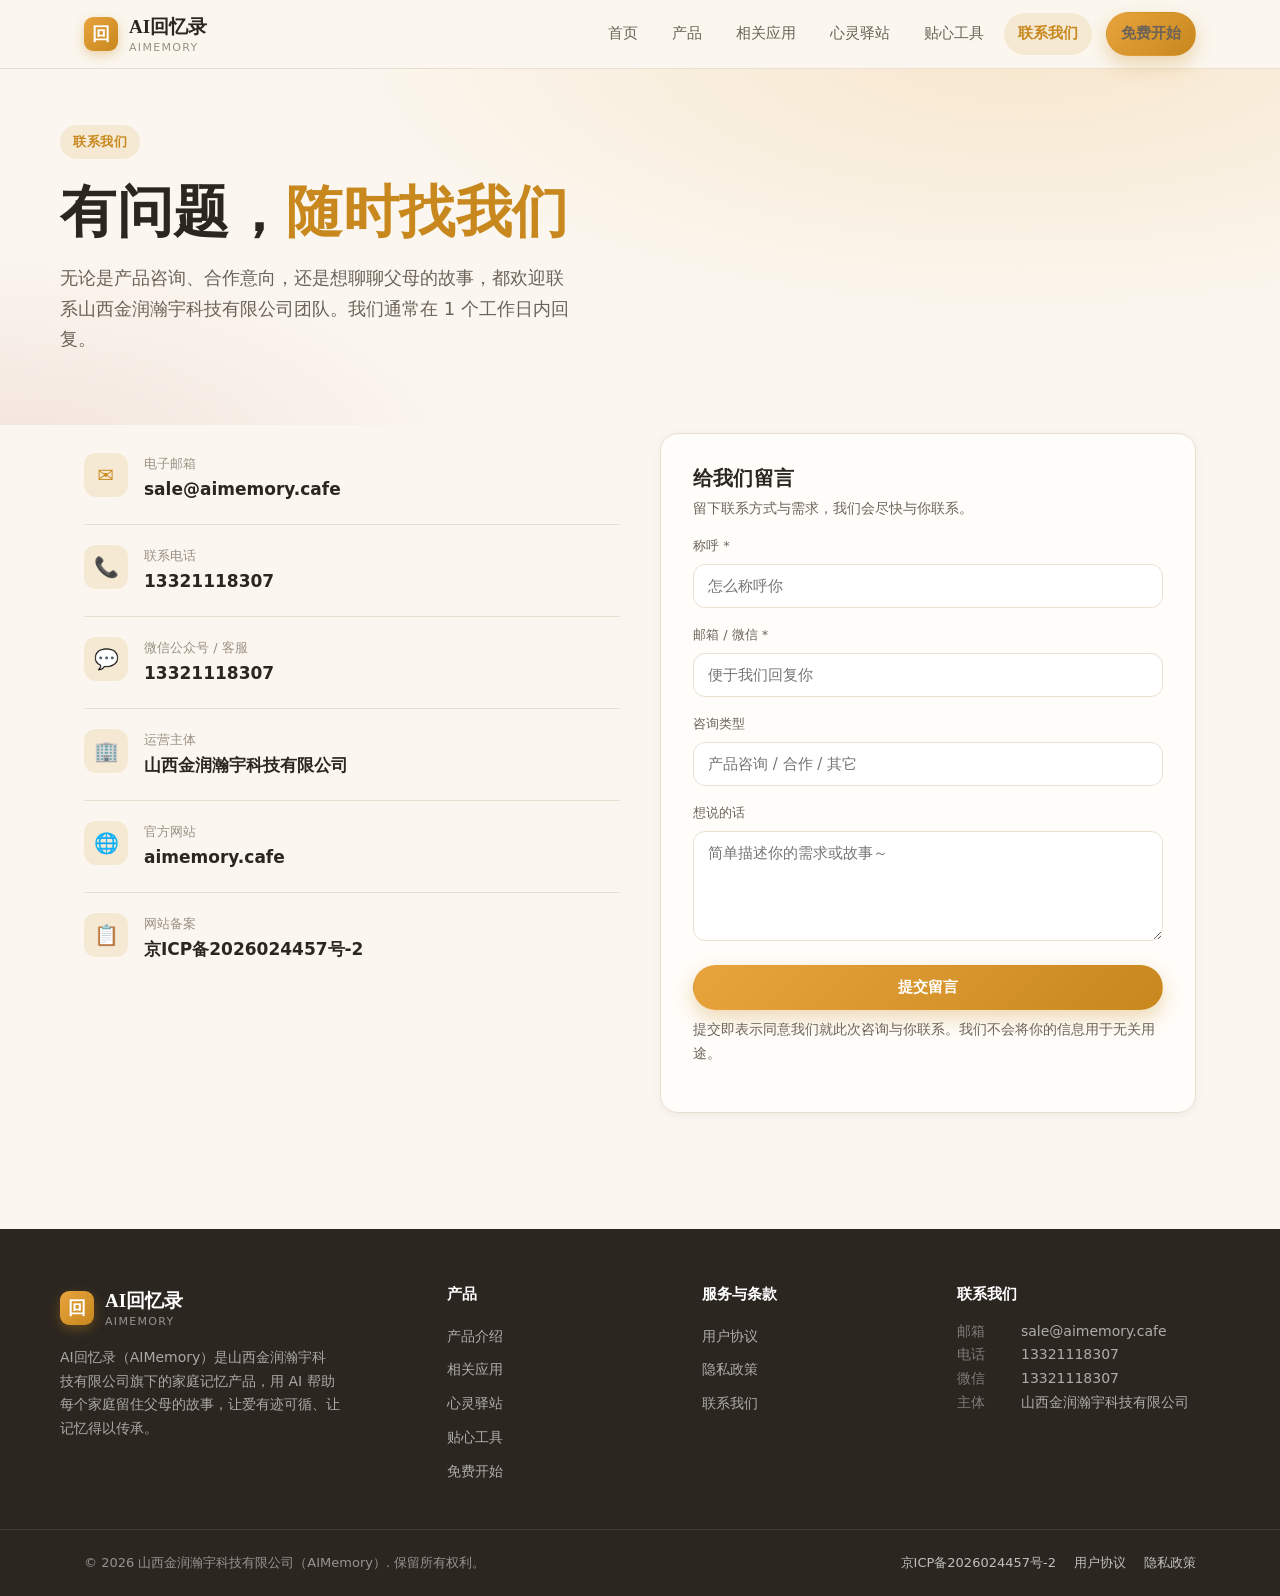
<file: contact.html>
<!DOCTYPE html>
<html lang="zh-CN">
<head>
  <meta charset="UTF-8" />
  <meta name="viewport" content="width=device-width, initial-scale=1.0" />
  <title>联系我们 · AI回忆录（AIMemory）</title>
  <meta name="description" content="联系 AI回忆录（AIMemory）：邮箱、电话、微信与运营主体山西金润瀚宇科技有限公司，及网站备案信息。" />
  <link rel="icon" type="image/svg+xml" href="assets/img/favicon.svg" />
  <link rel="stylesheet" href="assets/css/style.css" />
</head>
<body>
  <header class="site-header">
    <div class="container nav">
      <a class="brand" href="index.html">
        <span class="logo">回</span>
        <span>AI回忆录<small>AIMEMORY</small></span>
      </a>
            <nav class="nav-links" id="navLinks">
        <a href="index.html">首页</a>
        <a href="product.html">产品</a>
        <a href="apps.html">相关应用</a>
        <a href="healing.html">心灵驿站</a>
        <a href="tools.html">贴心工具</a>
        <a href="contact.html" class="active">联系我们</a>
        <a href="https://app.aimemory.cafe" target="_blank" rel="noopener noreferrer" class="btn btn-primary btn-sm nav-cta">免费开始</a>
      </nav>
      <button class="nav-toggle" aria-label="菜单">
        <svg width="24" height="24" viewBox="0 0 24 24" fill="none" stroke="currentColor" stroke-width="2"><path d="M3 6h18M3 12h18M3 18h18"/></svg>
      </button>
    </div>
  </header>

  <section class="hero" style="padding-bottom:24px;">
    <div class="container hero-inner" style="padding:56px 0 28px;">
      <div class="hero-text">
        <span class="eyebrow">联系我们</span>
        <h1>有问题，<span class="hl">随时找我们</span></h1>
        <p class="lead">无论是产品咨询、合作意向，还是想聊聊父母的故事，都欢迎联系山西金润瀚宇科技有限公司团队。我们通常在 1 个工作日内回复。</p>
      </div>
    </div>
  </section>

  <section class="block" style="padding-top:8px;">
    <div class="container contact-grid">

      <!-- 联系方式 -->
      <div class="contact-info" id="contact">
        <div class="row">
          <div class="ic">✉️</div>
          <div>
            <div class="k">电子邮箱</div>
            <div class="v"><a href="mailto:sale@aimemory.cafe">sale@aimemory.cafe</a></div>
          </div>
        </div>
        <div class="row">
          <div class="ic">📞</div>
          <div>
            <div class="k">联系电话</div>
            <div class="v">13321118307</div>
          </div>
        </div>
        <div class="row">
          <div class="ic">💬</div>
          <div>
            <div class="k">微信公众号 / 客服</div>
            <div class="v">13321118307</div>
          </div>
        </div>
        <div class="row">
          <div class="ic">🏢</div>
          <div>
            <div class="k">运营主体</div>
            <div class="v">山西金润瀚宇科技有限公司</div>
          </div>
        </div>
        <div class="row">
          <div class="ic">🌐</div>
          <div>
            <div class="k">官方网站</div>
            <div class="v"><a href="https://aimemory.cafe" target="_blank" rel="noopener">aimemory.cafe</a></div>
          </div>
        </div>
        <div class="row">
          <div class="ic">📋</div>
          <div>
            <div class="k">网站备案</div>
            <div class="v"><a href="https://beian.miit.gov.cn" target="_blank" rel="noopener noreferrer">京ICP备2026024457号-2</a></div>
          </div>
        </div>
      </div>

      <!-- 留言表单 -->
      <div class="contact-card">
        <h3>给我们留言</h3>
        <p>留下联系方式与需求，我们会尽快与你联系。</p>
        <div class="form-ok">✓ 已收到你的留言，我们会尽快联系你！</div>
        <form id="contactForm">
          <div class="field">
            <label for="cName">称呼 *</label>
            <input id="cName" type="text" placeholder="怎么称呼你" required />
          </div>
          <div class="field">
            <label for="cEmail">邮箱 / 微信 *</label>
            <input id="cEmail" type="text" placeholder="便于我们回复你" required />
          </div>
          <div class="field">
            <label for="cType">咨询类型</label>
            <input id="cType" type="text" placeholder="产品咨询 / 合作 / 其它" />
          </div>
          <div class="field">
            <label for="cMsg">想说的话</label>
            <textarea id="cMsg" placeholder="简单描述你的需求或故事～"></textarea>
          </div>
          <button type="submit" class="btn btn-primary" style="width:100%;justify-content:center;">提交留言</button>
          <p class="form-note">提交即表示同意我们就此次咨询与你联系。我们不会将你的信息用于无关用途。</p>
        </form>
      </div>

    </div>
  </section>

  <footer class="site-footer">
    <div class="container footer-top">
      <div>
        <div class="brand"><span class="logo">回</span><span>AI回忆录<small>AIMEMORY</small></span></div>
        <p class="footer-about">AI回忆录（AIMemory）是山西金润瀚宇科技有限公司旗下的家庭记忆产品，用 AI 帮助每个家庭留住父母的故事，让爱有迹可循、让记忆得以传承。</p>
      </div>
            <div class="footer-col">
        <h4>产品</h4>
        <a href="product.html">产品介绍</a>
        <a href="apps.html">相关应用</a>
        <a href="healing.html">心灵驿站</a>
        <a href="tools.html">贴心工具</a>
        <a href="https://app.aimemory.cafe" target="_blank" rel="noopener noreferrer">免费开始</a>
      </div>
      <div class="footer-col">
        <h4>服务与条款</h4>
        <a href="agreement.html">用户协议</a>
        <a href="privacy.html">隐私政策</a>
        <a href="contact.html">联系我们</a>
      </div>
      <div class="footer-col">
        <h4>联系我们</h4>
        <div class="footer-contact">
          <div><span class="k">邮箱</span>sale@aimemory.cafe</div>
          <div><span class="k">电话</span>13321118307</div>
          <div><span class="k">微信</span>13321118307</div>
          <div><span class="k">主体</span>山西金润瀚宇科技有限公司</div>
        </div>
      </div>
    </div>
    <div class="footer-bottom">
      <div class="container">
        <div>© 2026 山西金润瀚宇科技有限公司（AIMemory）. 保留所有权利。</div>
        <div class="beian">
          <span><a href="https://beian.miit.gov.cn" target="_blank" rel="noopener noreferrer">京ICP备2026024457号-2</a></span>
          <a href="agreement.html">用户协议</a>
          <a href="privacy.html">隐私政策</a>
        </div>
      </div>
    </div>
  </footer>

  <div class="to-top" aria-label="返回顶部">↑</div>
  <script src="assets/js/main.js"></script>
</body>
</html>
</file>
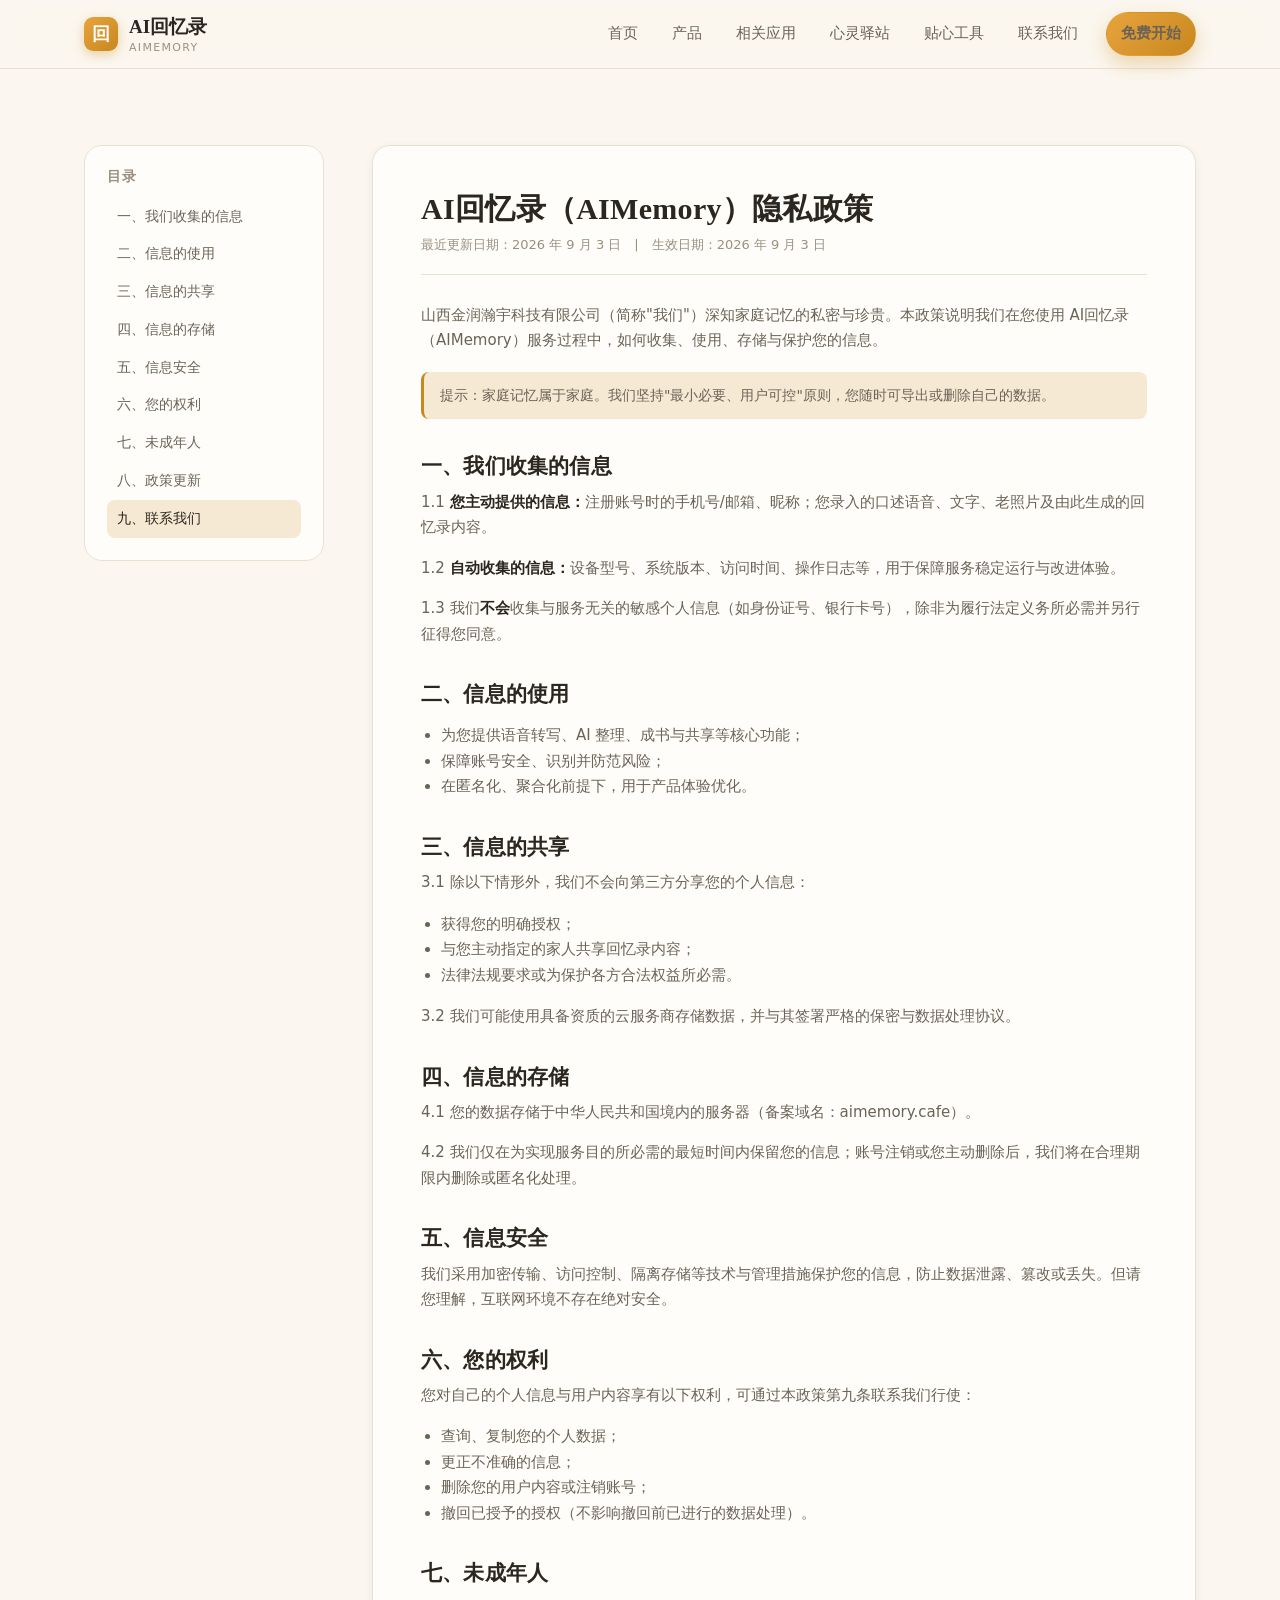
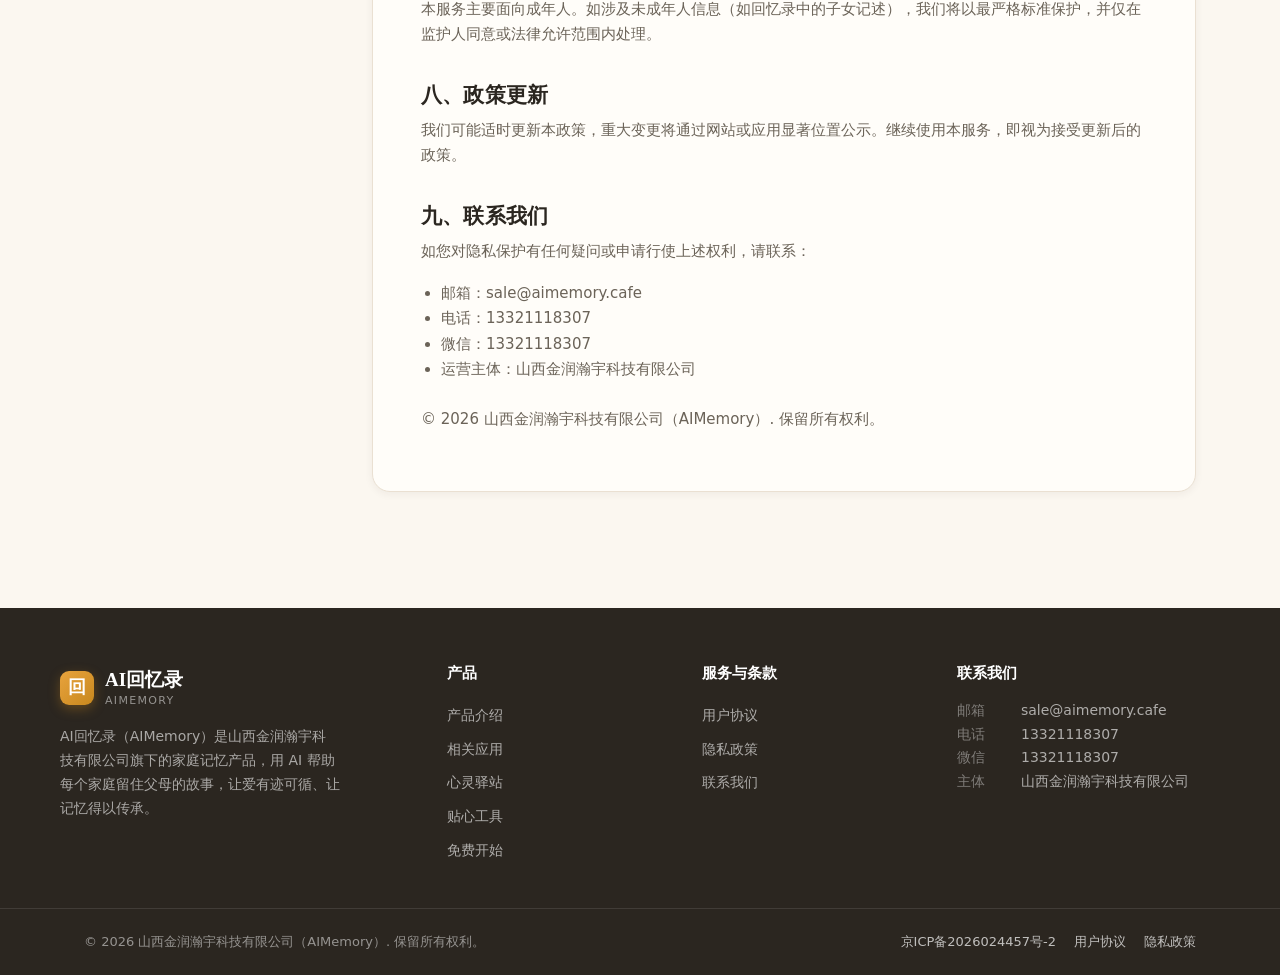
<file: privacy.html>
<!DOCTYPE html>
<html lang="zh-CN">
<head>
  <meta charset="UTF-8" />
  <meta name="viewport" content="width=device-width, initial-scale=1.0" />
  <title>隐私政策 · AI回忆录（AIMemory）</title>
  <meta name="description" content="AI回忆录（AIMemory）隐私政策，说明我们如何收集、使用、存储与保护您的个人与家庭记忆数据。" />
  <link rel="icon" type="image/svg+xml" href="assets/img/favicon.svg" />
  <link rel="stylesheet" href="assets/css/style.css" />
</head>
<body>
  <header class="site-header">
    <div class="container nav">
      <a class="brand" href="index.html">
        <span class="logo">回</span>
        <span>AI回忆录<small>AIMEMORY</small></span>
      </a>
            <nav class="nav-links" id="navLinks">
        <a href="index.html">首页</a>
        <a href="product.html">产品</a>
        <a href="apps.html">相关应用</a>
        <a href="healing.html">心灵驿站</a>
        <a href="tools.html">贴心工具</a>
        <a href="contact.html">联系我们</a>
        <a href="https://app.aimemory.cafe" target="_blank" rel="noopener noreferrer" class="btn btn-primary btn-sm nav-cta">免费开始</a>
      </nav>
      <button class="nav-toggle" aria-label="菜单">
        <svg width="24" height="24" viewBox="0 0 24 24" fill="none" stroke="currentColor" stroke-width="2"><path d="M3 6h18M3 12h18M3 18h18"/></svg>
      </button>
    </div>
  </header>

  <section class="block">
    <div class="container doc-wrap">
      <aside class="doc-toc">
        <h4>目录</h4>
        <a href="#s1">一、我们收集的信息</a>
        <a href="#s2">二、信息的使用</a>
        <a href="#s3">三、信息的共享</a>
        <a href="#s4">四、信息的存储</a>
        <a href="#s5">五、信息安全</a>
        <a href="#s6">六、您的权利</a>
        <a href="#s7">七、未成年人</a>
        <a href="#s8">八、政策更新</a>
        <a href="#s9">九、联系我们</a>
      </aside>

      <article class="doc-content">
        <h1>AI回忆录（AIMemory）隐私政策</h1>
        <div class="doc-meta">最近更新日期：2026 年 9 月 3 日　|　生效日期：2026 年 9 月 3 日</div>

        <p>山西金润瀚宇科技有限公司（简称"我们"）深知家庭记忆的私密与珍贵。本政策说明我们在您使用 AI回忆录（AIMemory）服务过程中，如何收集、使用、存储与保护您的信息。</p>
        <div class="note">提示：家庭记忆属于家庭。我们坚持"最小必要、用户可控"原则，您随时可导出或删除自己的数据。</div>

        <h2 id="s1">一、我们收集的信息</h2>
        <p>1.1 <strong>您主动提供的信息：</strong>注册账号时的手机号/邮箱、昵称；您录入的口述语音、文字、老照片及由此生成的回忆录内容。</p>
        <p>1.2 <strong>自动收集的信息：</strong>设备型号、系统版本、访问时间、操作日志等，用于保障服务稳定运行与改进体验。</p>
        <p>1.3 我们<strong>不会</strong>收集与服务无关的敏感个人信息（如身份证号、银行卡号），除非为履行法定义务所必需并另行征得您同意。</p>

        <h2 id="s2">二、信息的使用</h2>
        <ul>
          <li>为您提供语音转写、AI 整理、成书与共享等核心功能；</li>
          <li>保障账号安全、识别并防范风险；</li>
          <li>在匿名化、聚合化前提下，用于产品体验优化。</li>
        </ul>

        <h2 id="s3">三、信息的共享</h2>
        <p>3.1 除以下情形外，我们不会向第三方分享您的个人信息：</p>
        <ul>
          <li>获得您的明确授权；</li>
          <li>与您主动指定的家人共享回忆录内容；</li>
          <li>法律法规要求或为保护各方合法权益所必需。</li>
        </ul>
        <p>3.2 我们可能使用具备资质的云服务商存储数据，并与其签署严格的保密与数据处理协议。</p>

        <h2 id="s4">四、信息的存储</h2>
        <p>4.1 您的数据存储于中华人民共和国境内的服务器（备案域名：aimemory.cafe）。</p>
        <p>4.2 我们仅在为实现服务目的所必需的最短时间内保留您的信息；账号注销或您主动删除后，我们将在合理期限内删除或匿名化处理。</p>

        <h2 id="s5">五、信息安全</h2>
        <p>我们采用加密传输、访问控制、隔离存储等技术与管理措施保护您的信息，防止数据泄露、篡改或丢失。但请您理解，互联网环境不存在绝对安全。</p>

        <h2 id="s6">六、您的权利</h2>
        <p>您对自己的个人信息与用户内容享有以下权利，可通过本政策第九条联系我们行使：</p>
        <ul>
          <li>查询、复制您的个人数据；</li>
          <li>更正不准确的信息；</li>
          <li>删除您的用户内容或注销账号；</li>
          <li>撤回已授予的授权（不影响撤回前已进行的数据处理）。</li>
        </ul>

        <h2 id="s7">七、未成年人</h2>
        <p>本服务主要面向成年人。如涉及未成年人信息（如回忆录中的子女记述），我们将以最严格标准保护，并仅在监护人同意或法律允许范围内处理。</p>

        <h2 id="s8">八、政策更新</h2>
        <p>我们可能适时更新本政策，重大变更将通过网站或应用显著位置公示。继续使用本服务，即视为接受更新后的政策。</p>

        <h2 id="s9">九、联系我们</h2>
        <p>如您对隐私保护有任何疑问或申请行使上述权利，请联系：</p>
        <ul>
          <li>邮箱：sale@aimemory.cafe</li>
          <li>电话：13321118307</li>
          <li>微信：13321118307</li>
          <li>运营主体：山西金润瀚宇科技有限公司</li>
        </ul>
        <p class="faint" style="margin-top:24px;">© 2026 山西金润瀚宇科技有限公司（AIMemory）. 保留所有权利。</p>
      </article>
    </div>
  </section>

  <footer class="site-footer">
    <div class="container footer-top">
      <div>
        <div class="brand"><span class="logo">回</span><span>AI回忆录<small>AIMEMORY</small></span></div>
        <p class="footer-about">AI回忆录（AIMemory）是山西金润瀚宇科技有限公司旗下的家庭记忆产品，用 AI 帮助每个家庭留住父母的故事，让爱有迹可循、让记忆得以传承。</p>
      </div>
            <div class="footer-col">
        <h4>产品</h4>
        <a href="product.html">产品介绍</a>
        <a href="apps.html">相关应用</a>
        <a href="healing.html">心灵驿站</a>
        <a href="tools.html">贴心工具</a>
        <a href="https://app.aimemory.cafe" target="_blank" rel="noopener noreferrer">免费开始</a>
      </div>
      <div class="footer-col">
        <h4>服务与条款</h4>
        <a href="agreement.html">用户协议</a>
        <a href="privacy.html">隐私政策</a>
        <a href="contact.html">联系我们</a>
      </div>
      <div class="footer-col">
        <h4>联系我们</h4>
        <div class="footer-contact">
          <div><span class="k">邮箱</span>sale@aimemory.cafe</div>
          <div><span class="k">电话</span>13321118307</div>
          <div><span class="k">微信</span>13321118307</div>
          <div><span class="k">主体</span>山西金润瀚宇科技有限公司</div>
        </div>
      </div>
    </div>
    <div class="footer-bottom">
      <div class="container">
        <div>© 2026 山西金润瀚宇科技有限公司（AIMemory）. 保留所有权利。</div>
        <div class="beian">
          <span><a href="https://beian.miit.gov.cn" target="_blank" rel="noopener noreferrer">京ICP备2026024457号-2</a></span>
          <a href="agreement.html">用户协议</a>
          <a href="privacy.html">隐私政策</a>
        </div>
      </div>
    </div>
  </footer>

  <div class="to-top" aria-label="返回顶部">↑</div>
  <script src="assets/js/main.js"></script>
</body>
</html>
</file>
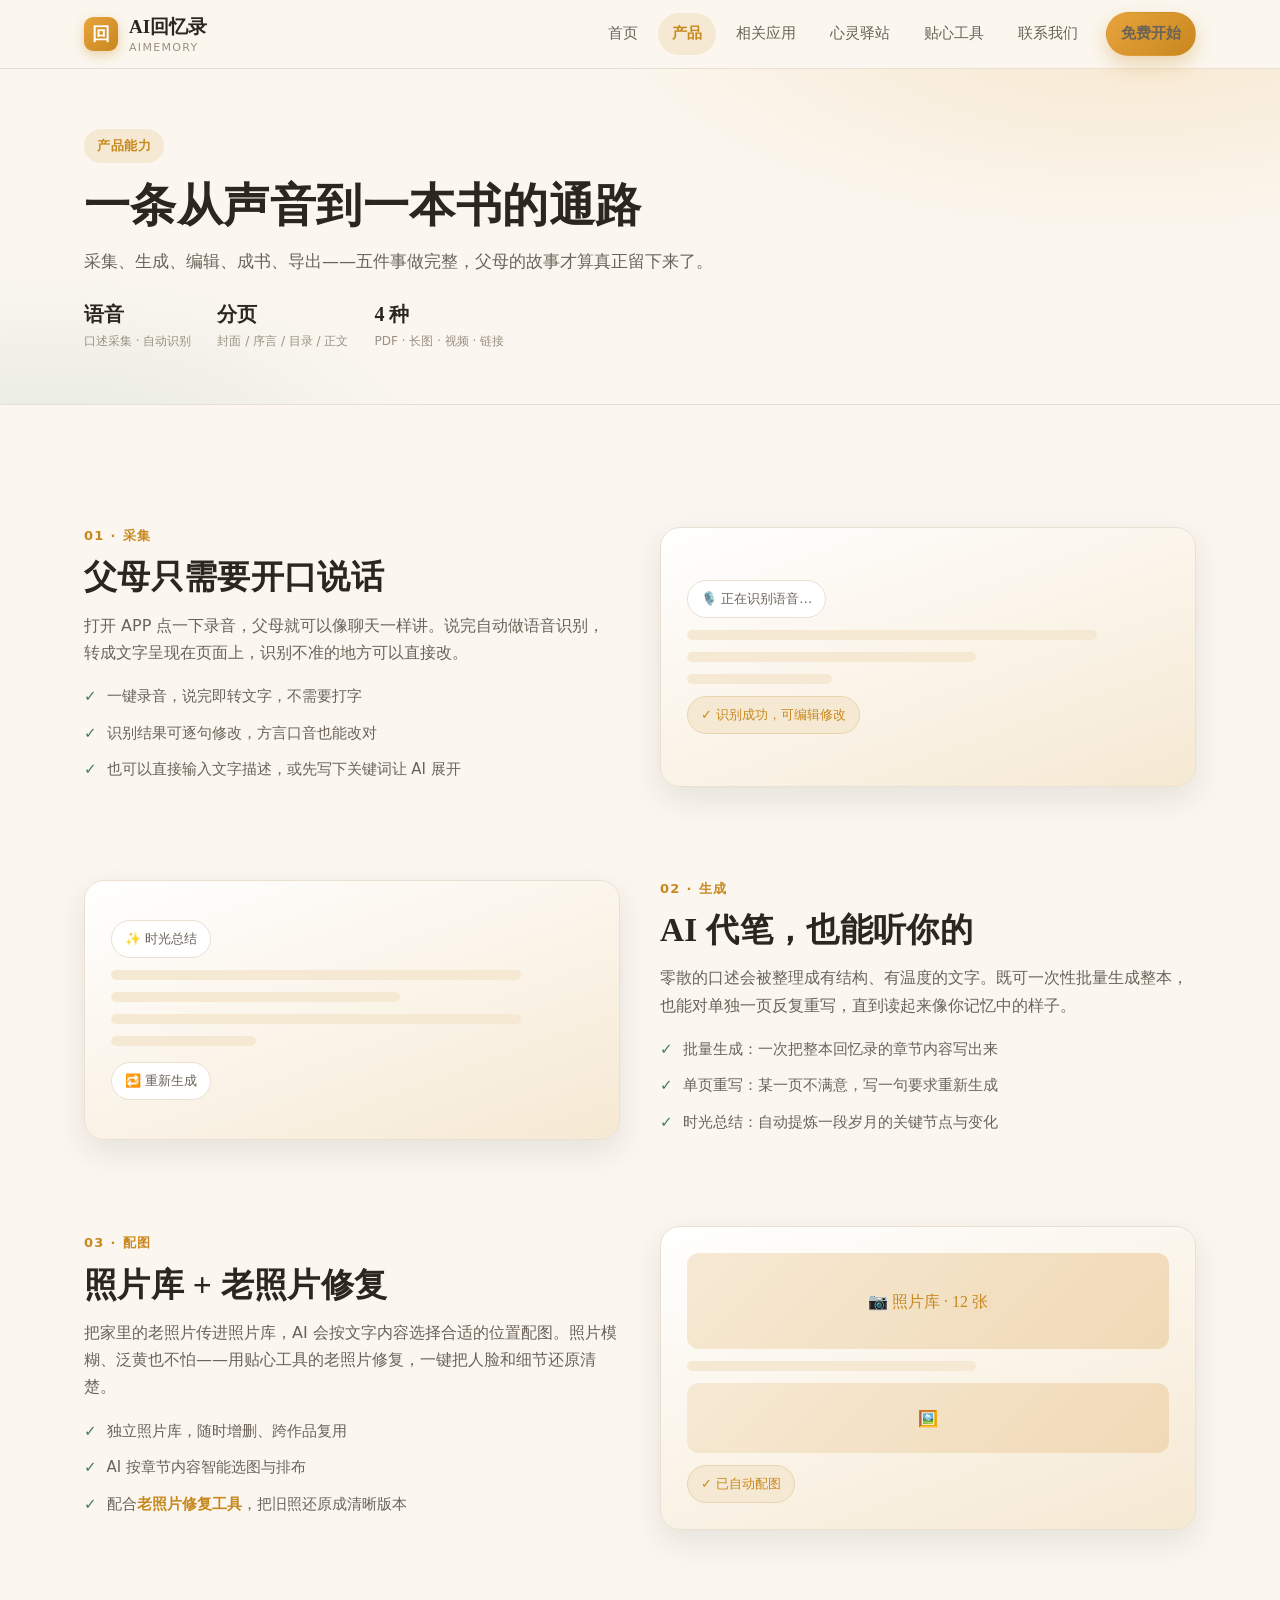
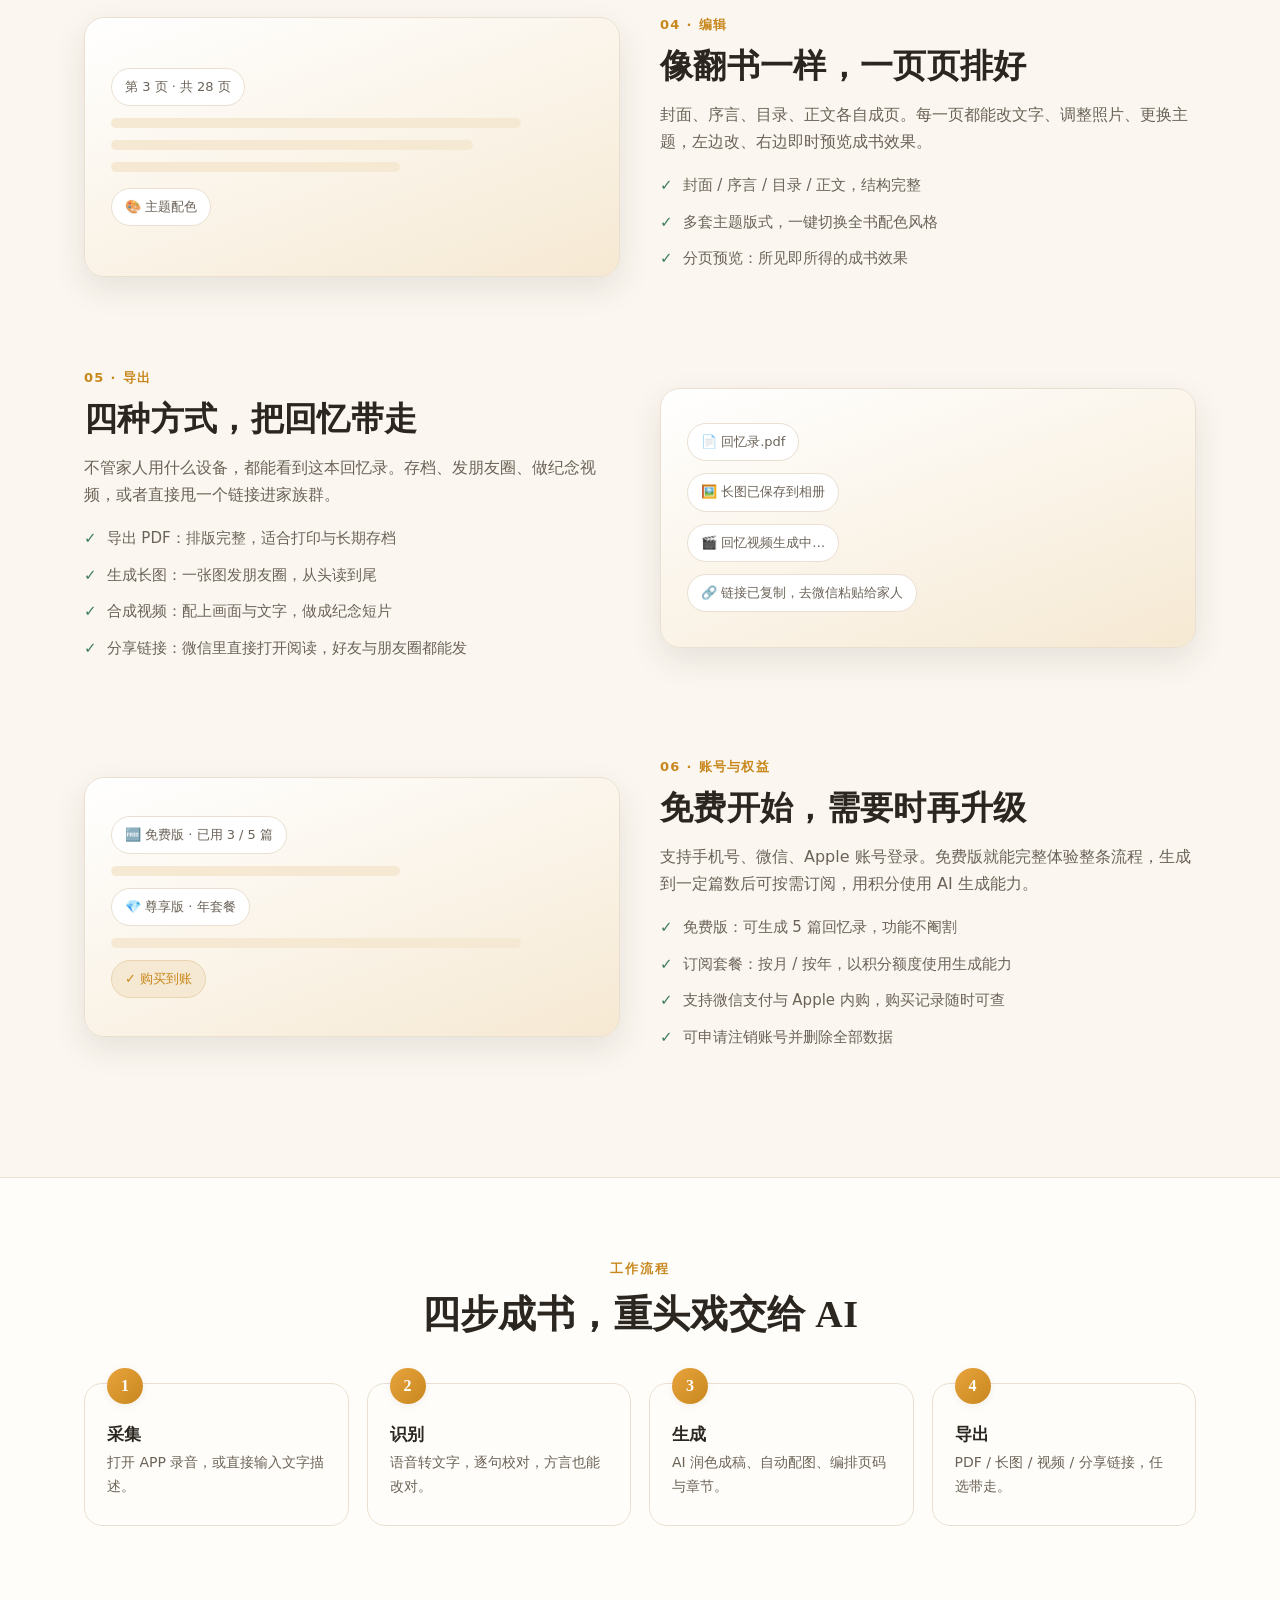
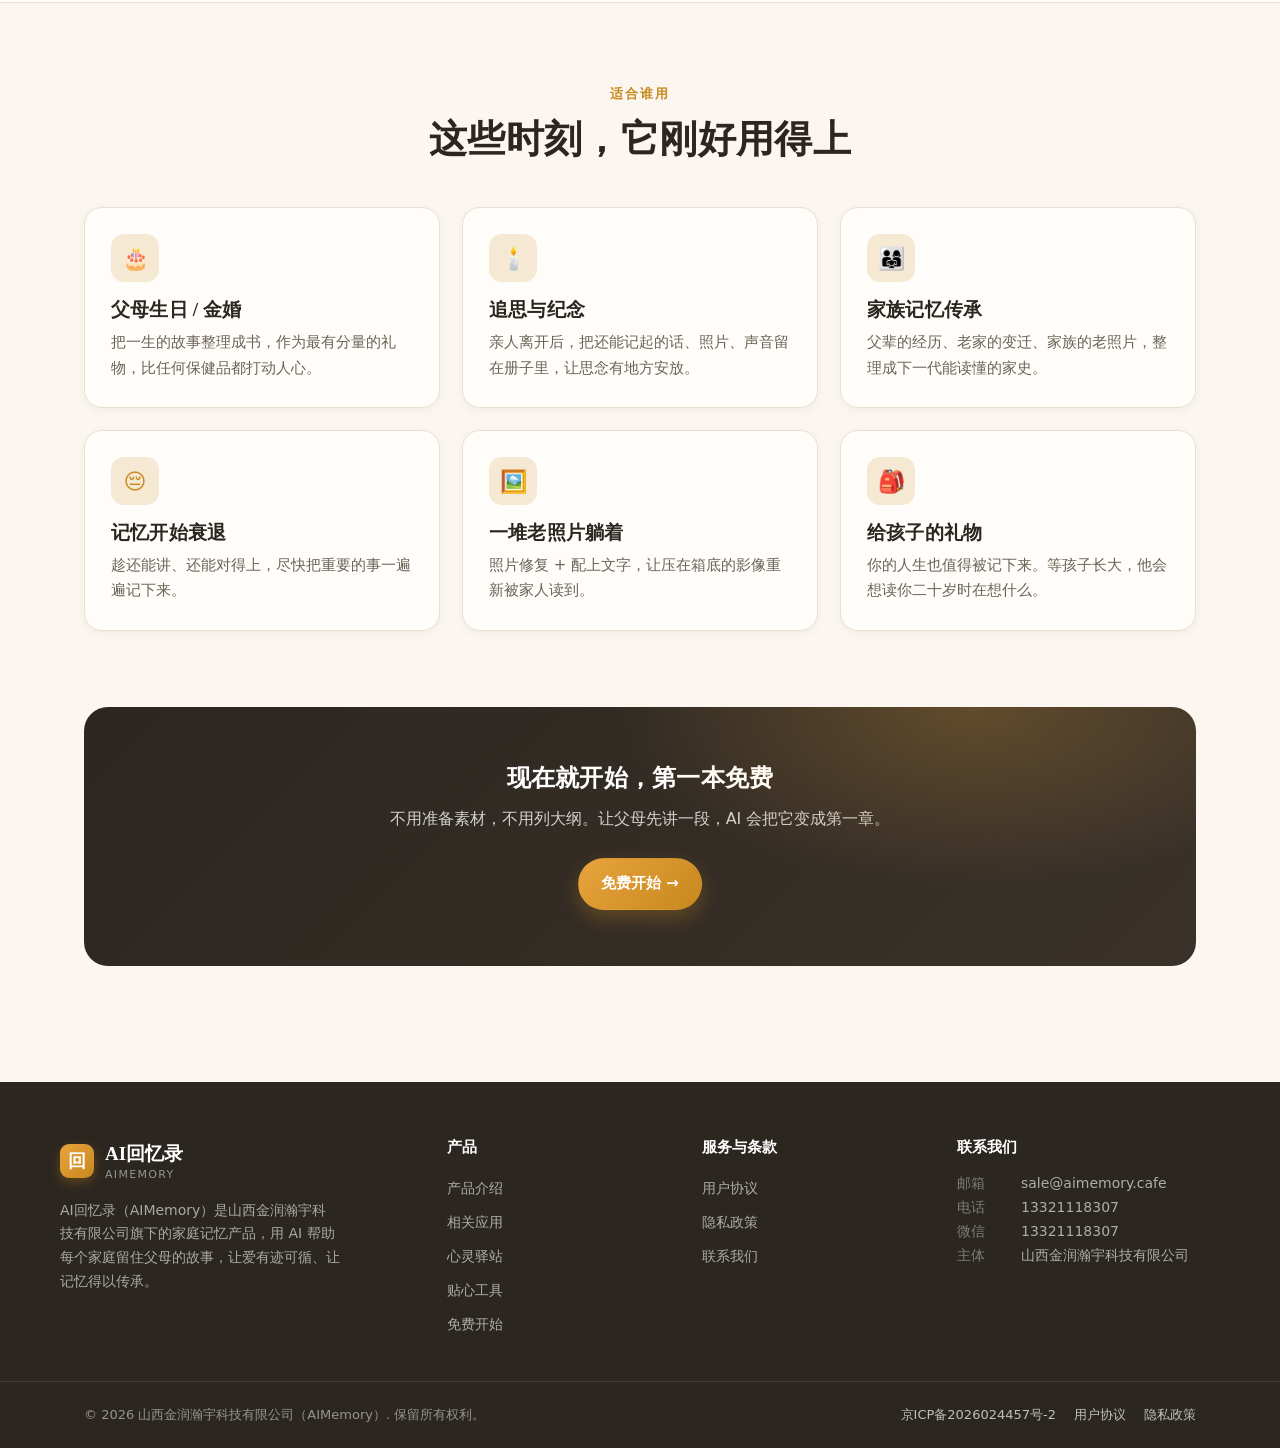
<file: product.html>
<!DOCTYPE html>
<html lang="zh-CN">
<head>
  <meta charset="UTF-8" />
  <meta name="viewport" content="width=device-width, initial-scale=1.0" />
  <title>产品能力 · 语音采集 / AI 代笔 / 分页成书 / 多格式导出 | AI回忆录（AIMemory）</title>
  <meta name="description" content="AI回忆录（AIMemory）产品能力详解：语音口述采集与识别、AI 批量生成与单页重写、照片库与老照片修复、封面序言目录分页编辑器、回忆录预览、导出 PDF/长图/视频、微信分享与订阅套餐。" />
  <meta name="keywords" content="AI回忆录功能,语音口述,AI代笔,回忆录排版,导出PDF,生成长图,回忆录视频,微信分享,AI回忆录套餐" />
  <link rel="icon" type="image/svg+xml" href="assets/img/favicon.svg" />
  <link rel="stylesheet" href="assets/css/style.css" />
</head>
<body>

  <header class="site-header">
    <div class="container nav">
      <a class="brand" href="index.html">
        <span class="logo">回</span>
        <span>AI回忆录<small>AIMEMORY</small></span>
      </a>
      <nav class="nav-links" id="navLinks">
        <a href="index.html">首页</a>
        <a href="product.html" class="active">产品</a>
        <a href="apps.html">相关应用</a>
        <a href="healing.html">心灵驿站</a>
        <a href="tools.html">贴心工具</a>
        <a href="contact.html">联系我们</a>
        <a href="https://app.aimemory.cafe" target="_blank" rel="noopener noreferrer" class="btn btn-primary btn-sm nav-cta">免费开始</a>
      </nav>
      <button class="nav-toggle" aria-label="菜单">
        <svg width="24" height="24" viewBox="0 0 24 24" fill="none" stroke="currentColor" stroke-width="2"><path d="M3 6h18M3 12h18M3 18h18"/></svg>
      </button>
    </div>
  </header>

  <section class="channel-hero">
    <div class="container">
      <span class="eyebrow">产品能力</span>
      <h1>一条从声音到一本书的通路</h1>
      <p class="lead">采集、生成、编辑、成书、导出——五件事做完整，父母的故事才算真正留下来了。</p>
      <div class="meta-strip">
        <div><div class="v">语音</div><div class="k">口述采集 · 自动识别</div></div>
        <div><div class="v">分页</div><div class="k">封面 / 序言 / 目录 / 正文</div></div>
        <div><div class="v">4 种</div><div class="k">PDF · 长图 · 视频 · 链接</div></div>
      </div>
    </div>
  </section>

  <!-- 功能详解 -->
  <section class="block">
    <div class="container">

      <div class="feature-row">
        <div class="feature-text">
          <span class="tag">01 · 采集</span>
          <h2>父母只需要开口说话</h2>
          <p>打开 APP 点一下录音，父母就可以像聊天一样讲。说完自动做语音识别，转成文字呈现在页面上，识别不准的地方可以直接改。</p>
          <ul class="feature-list">
            <li><span class="tick">✓</span><span>一键录音，说完即转文字，不需要打字</span></li>
            <li><span class="tick">✓</span><span>识别结果可逐句修改，方言口音也能改对</span></li>
            <li><span class="tick">✓</span><span>也可以直接输入文字描述，或先写下关键词让 AI 展开</span></li>
          </ul>
        </div>
        <div class="feature-visual">
          <div class="ui-chip">🎙️ 正在识别语音…</div>
          <div class="ui-bar"><div class="b xl"></div></div>
          <div class="ui-bar"><div class="b l"></div></div>
          <div class="ui-bar"><div class="b s"></div></div>
          <div class="ui-chip" style="background:var(--gold-soft);border-color:#e8d5b0;color:var(--gold);">✓ 识别成功，可编辑修改</div>
        </div>
      </div>

      <div class="feature-row reverse">
        <div class="feature-text">
          <span class="tag">02 · 生成</span>
          <h2>AI 代笔，也能听你的</h2>
          <p>零散的口述会被整理成有结构、有温度的文字。既可一次性批量生成整本，也能对单独一页反复重写，直到读起来像你记忆中的样子。</p>
          <ul class="feature-list">
            <li><span class="tick">✓</span><span>批量生成：一次把整本回忆录的章节内容写出来</span></li>
            <li><span class="tick">✓</span><span>单页重写：某一页不满意，写一句要求重新生成</span></li>
            <li><span class="tick">✓</span><span>时光总结：自动提炼一段岁月的关键节点与变化</span></li>
          </ul>
        </div>
        <div class="feature-visual">
          <div class="ui-chip">✨ 时光总结</div>
          <div class="ui-bar"><div class="b xl"></div></div>
          <div class="ui-bar"><div class="b l"></div></div>
          <div class="ui-bar"><div class="b xl"></div></div>
          <div class="ui-bar"><div class="b s"></div></div>
          <div class="ui-chip" style="margin-top:4px;">🔁 重新生成</div>
        </div>
      </div>

      <div class="feature-row">
        <div class="feature-text">
          <span class="tag">03 · 配图</span>
          <h2>照片库 + 老照片修复</h2>
          <p>把家里的老照片传进照片库，AI 会按文字内容选择合适的位置配图。照片模糊、泛黄也不怕——用贴心工具的老照片修复，一键把人脸和细节还原清楚。</p>
          <ul class="feature-list">
            <li><span class="tick">✓</span><span>独立照片库，随时增删、跨作品复用</span></li>
            <li><span class="tick">✓</span><span>AI 按章节内容智能选图与排布</span></li>
            <li><span class="tick">✓</span><span>配合<a href="tools.html" style="color:var(--gold);font-weight:600;">老照片修复工具</a>，把旧照还原成清晰版本</span></li>
          </ul>
        </div>
        <div class="feature-visual">
          <div class="ui-photo">📷 照片库 · 12 张</div>
          <div class="ui-bar"><div class="b l"></div></div>
          <div class="ui-photo" style="height:70px;">🖼️</div>
          <div class="ui-chip" style="background:var(--gold-soft);border-color:#e8d5b0;color:var(--gold);">✓ 已自动配图</div>
        </div>
      </div>

      <div class="feature-row reverse">
        <div class="feature-text">
          <span class="tag">04 · 编辑</span>
          <h2>像翻书一样，一页页排好</h2>
          <p>封面、序言、目录、正文各自成页。每一页都能改文字、调整照片、更换主题，左边改、右边即时预览成书效果。</p>
          <ul class="feature-list">
            <li><span class="tick">✓</span><span>封面 / 序言 / 目录 / 正文，结构完整</span></li>
            <li><span class="tick">✓</span><span>多套主题版式，一键切换全书配色风格</span></li>
            <li><span class="tick">✓</span><span>分页预览：所见即所得的成书效果</span></li>
          </ul>
        </div>
        <div class="feature-visual">
          <div class="ui-chip">第 3 页 · 共 28 页</div>
          <div class="ui-bar"><div class="b xl"></div></div>
          <div class="ui-bar"><div class="b" style="width:75%"></div></div>
          <div class="ui-bar"><div class="b l"></div></div>
          <div class="ui-chip" style="margin-top:4px;">🎨 主题配色</div>
        </div>
      </div>

      <div class="feature-row">
        <div class="feature-text">
          <span class="tag">05 · 导出</span>
          <h2>四种方式，把回忆带走</h2>
          <p>不管家人用什么设备，都能看到这本回忆录。存档、发朋友圈、做纪念视频，或者直接甩一个链接进家族群。</p>
          <ul class="feature-list">
            <li><span class="tick">✓</span><span>导出 PDF：排版完整，适合打印与长期存档</span></li>
            <li><span class="tick">✓</span><span>生成长图：一张图发朋友圈，从头读到尾</span></li>
            <li><span class="tick">✓</span><span>合成视频：配上画面与文字，做成纪念短片</span></li>
            <li><span class="tick">✓</span><span>分享链接：微信里直接打开阅读，好友与朋友圈都能发</span></li>
          </ul>
        </div>
        <div class="feature-visual">
          <div class="ui-chip">📄 回忆录.pdf</div>
          <div class="ui-chip">🖼️ 长图已保存到相册</div>
          <div class="ui-chip">🎬 回忆视频生成中…</div>
          <div class="ui-chip">🔗 链接已复制，去微信粘贴给家人</div>
        </div>
      </div>

      <div class="feature-row reverse">
        <div class="feature-text">
          <span class="tag">06 · 账号与权益</span>
          <h2>免费开始，需要时再升级</h2>
          <p>支持手机号、微信、Apple 账号登录。免费版就能完整体验整条流程，生成到一定篇数后可按需订阅，用积分使用 AI 生成能力。</p>
          <ul class="feature-list">
            <li><span class="tick">✓</span><span>免费版：可生成 5 篇回忆录，功能不阉割</span></li>
            <li><span class="tick">✓</span><span>订阅套餐：按月 / 按年，以积分额度使用生成能力</span></li>
            <li><span class="tick">✓</span><span>支持微信支付与 Apple 内购，购买记录随时可查</span></li>
            <li><span class="tick">✓</span><span>可申请注销账号并删除全部数据</span></li>
          </ul>
        </div>
        <div class="feature-visual">
          <div class="ui-chip">🆓 免费版 · 已用 3 / 5 篇</div>
          <div class="ui-bar"><div class="b l"></div></div>
          <div class="ui-chip">💎 尊享版 · 年套餐</div>
          <div class="ui-bar"><div class="b xl"></div></div>
          <div class="ui-chip" style="background:var(--gold-soft);border-color:#e8d5b0;color:var(--gold);">✓ 购买到账</div>
        </div>
      </div>

    </div>
  </section>

  <!-- 工作流程 -->
  <section class="block" id="flow" style="background:var(--paper-2);border-top:1px solid var(--line);border-bottom:1px solid var(--line);">
    <div class="container">
      <div class="section-head">
        <span class="tag">工作流程</span>
        <h2>四步成书，重头戏交给 AI</h2>
      </div>
      <div class="steps">
        <div class="step"><h3>采集</h3><p>打开 APP 录音，或直接输入文字描述。</p></div>
        <div class="step"><h3>识别</h3><p>语音转文字，逐句校对，方言也能改对。</p></div>
        <div class="step"><h3>生成</h3><p>AI 润色成稿、自动配图、编排页码与章节。</p></div>
        <div class="step"><h3>导出</h3><p>PDF / 长图 / 视频 / 分享链接，任选带走。</p></div>
      </div>
    </div>
  </section>

  <!-- 适用场景 -->
  <section class="block">
    <div class="container">
      <div class="section-head">
        <span class="tag">适合谁用</span>
        <h2>这些时刻，它刚好用得上</h2>
      </div>
      <div class="grid grid-3">
        <div class="card"><div class="ic">🎂</div><h3>父母生日 / 金婚</h3><p>把一生的故事整理成书，作为最有分量的礼物，比任何保健品都打动人心。</p></div>
        <div class="card"><div class="ic">🕯️</div><h3>追思与纪念</h3><p>亲人离开后，把还能记起的话、照片、声音留在册子里，让思念有地方安放。</p></div>
        <div class="card"><div class="ic">👨‍👩‍👧</div><h3>家族记忆传承</h3><p>父辈的经历、老家的变迁、家族的老照片，整理成下一代能读懂的家史。</p></div>
        <div class="card"><div class="ic">😔</div><h3>记忆开始衰退</h3><p>趁还能讲、还能对得上，尽快把重要的事一遍遍记下来。</p></div>
        <div class="card"><div class="ic">🖼️</div><h3>一堆老照片躺着</h3><p>照片修复 + 配上文字，让压在箱底的影像重新被家人读到。</p></div>
        <div class="card"><div class="ic">🎒</div><h3>给孩子的礼物</h3><p>你的人生也值得被记下来。等孩子长大，他会想读你二十岁时在想什么。</p></div>
      </div>
    </div>
  </section>

  <section class="block" style="padding-top:0;">
    <div class="container">
      <div class="cta">
        <h2>现在就开始，第一本免费</h2>
        <p>不用准备素材，不用列大纲。让父母先讲一段，AI 会把它变成第一章。</p>
        <a href="https://app.aimemory.cafe" target="_blank" rel="noopener noreferrer" class="btn btn-primary">免费开始 →</a>
      </div>
    </div>
  </section>

  <footer class="site-footer">
    <div class="container footer-top">
      <div>
        <div class="brand"><span class="logo">回</span><span>AI回忆录<small>AIMEMORY</small></span></div>
        <p class="footer-about">AI回忆录（AIMemory）是山西金润瀚宇科技有限公司旗下的家庭记忆产品，用 AI 帮助每个家庭留住父母的故事，让爱有迹可循、让记忆得以传承。</p>
      </div>
      <div class="footer-col">
        <h4>产品</h4>
        <a href="product.html">产品介绍</a>
        <a href="apps.html">相关应用</a>
        <a href="healing.html">心灵驿站</a>
        <a href="tools.html">贴心工具</a>
        <a href="https://app.aimemory.cafe" target="_blank" rel="noopener noreferrer">免费开始</a>
      </div>
      <div class="footer-col">
        <h4>服务与条款</h4>
        <a href="agreement.html">用户协议</a>
        <a href="privacy.html">隐私政策</a>
        <a href="contact.html">联系我们</a>
      </div>
      <div class="footer-col">
        <h4>联系我们</h4>
        <div class="footer-contact">
          <div><span class="k">邮箱</span>sale@aimemory.cafe</div>
          <div><span class="k">电话</span>13321118307</div>
          <div><span class="k">微信</span>13321118307</div>
          <div><span class="k">主体</span>山西金润瀚宇科技有限公司</div>
        </div>
      </div>
    </div>
    <div class="footer-bottom">
      <div class="container">
        <div>© 2026 山西金润瀚宇科技有限公司（AIMemory）. 保留所有权利。</div>
        <div class="beian">
          <span><a href="https://beian.miit.gov.cn" target="_blank" rel="noopener noreferrer">京ICP备2026024457号-2</a></span>
          <a href="agreement.html">用户协议</a>
          <a href="privacy.html">隐私政策</a>
        </div>
      </div>
    </div>
  </footer>

  <div class="to-top" aria-label="返回顶部">↑</div>
  <script src="assets/js/main.js"></script>
</body>
</html>
</file>
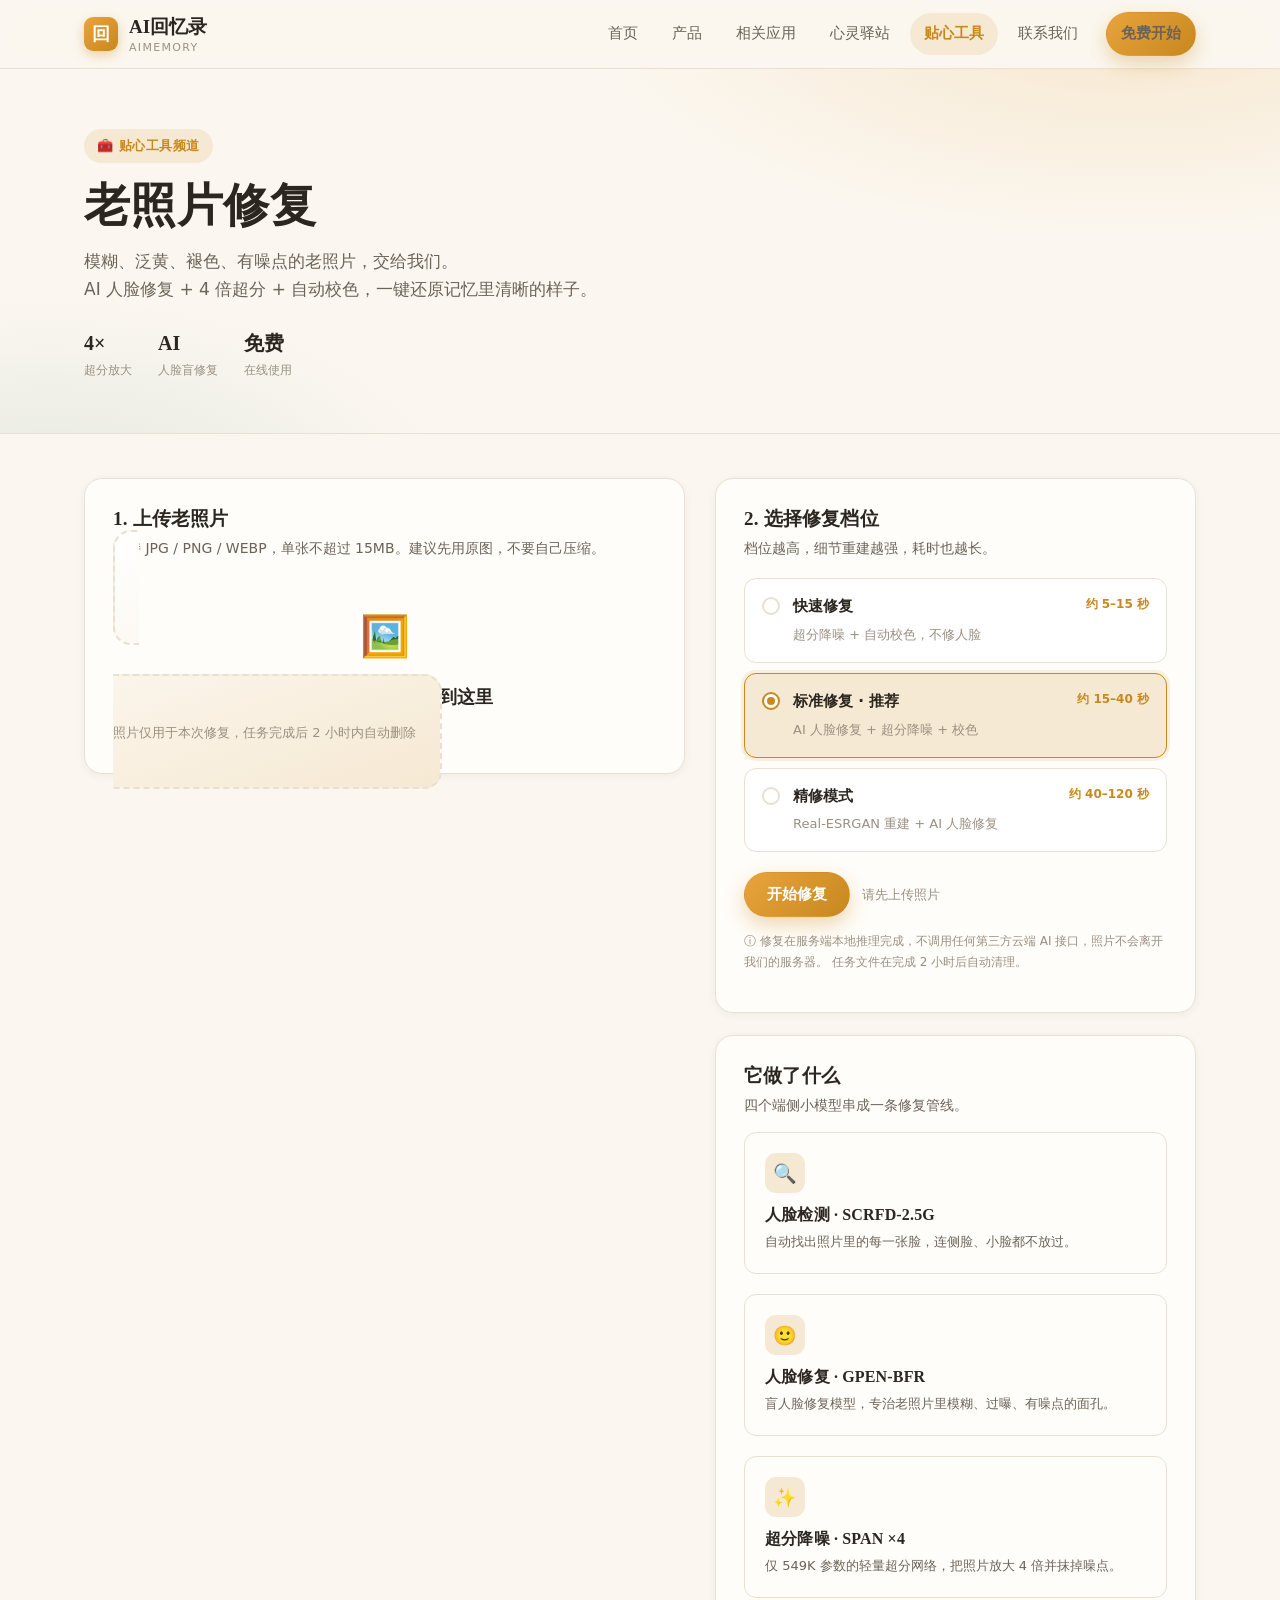
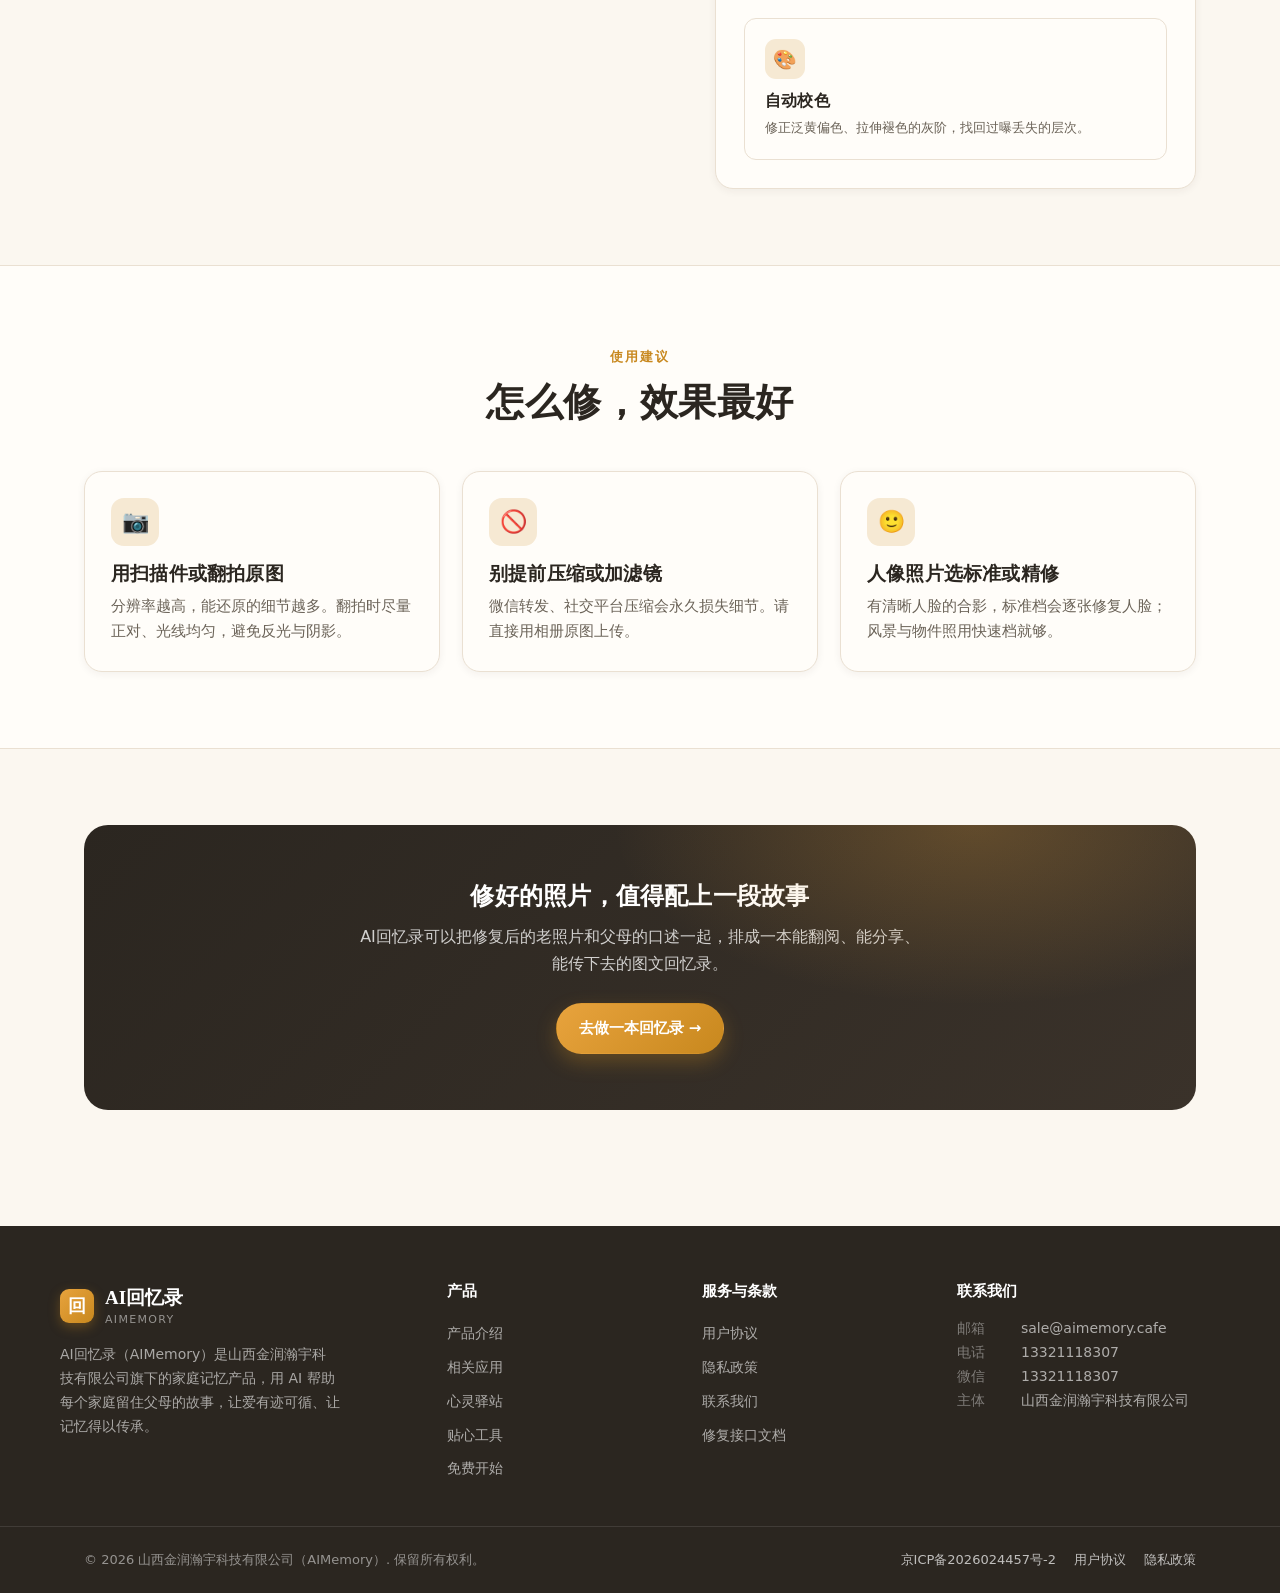
<file: tools.html>
<!DOCTYPE html>
<html lang="zh-CN">
<head>
  <meta charset="UTF-8" />
  <meta name="viewport" content="width=device-width, initial-scale=1.0" />
  <title>贴心工具 · 老照片修复（AI 本地推理）| AI回忆录（AIMemory）</title>
  <meta name="description" content="贴心工具是 AI回忆录官网的实用工具频道。老照片修复工具采用端侧小模型本地推理：AI 人脸修复 + 4 倍超分 + 自动校色，免费在线修复模糊、泛黄、褪色的老照片。" />
  <meta name="keywords" content="老照片修复,老照片修复在线,AI照片修复,照片超分,模糊照片变清晰,人脸修复,AI回忆录,AIMemory" />
  <link rel="icon" type="image/svg+xml" href="assets/img/favicon.svg" />
  <link rel="stylesheet" href="assets/css/style.css" />
</head>
<body>

  <header class="site-header">
    <div class="container nav">
      <a class="brand" href="index.html">
        <span class="logo">回</span>
        <span>AI回忆录<small>AIMEMORY</small></span>
      </a>
      <nav class="nav-links" id="navLinks">
        <a href="index.html">首页</a>
        <a href="product.html">产品</a>
        <a href="apps.html">相关应用</a>
        <a href="healing.html">心灵驿站</a>
        <a href="tools.html" class="active">贴心工具</a>
        <a href="contact.html">联系我们</a>
        <a href="https://app.aimemory.cafe" target="_blank" rel="noopener noreferrer" class="btn btn-primary btn-sm nav-cta">免费开始</a>
      </nav>
      <button class="nav-toggle" aria-label="菜单">
        <svg width="24" height="24" viewBox="0 0 24 24" fill="none" stroke="currentColor" stroke-width="2"><path d="M3 6h18M3 12h18M3 18h18"/></svg>
      </button>
    </div>
  </header>

  <section class="channel-hero">
    <div class="container">
      <span class="eyebrow">🧰 贴心工具频道</span>
      <h1>老照片修复</h1>
      <p class="lead">模糊、泛黄、褪色、有噪点的老照片，交给我们。<br />AI 人脸修复 + 4 倍超分 + 自动校色，一键还原记忆里清晰的样子。</p>
      <div class="meta-strip">
        <div><div class="v">4×</div><div class="k">超分放大</div></div>
        <div><div class="v">AI</div><div class="k">人脸盲修复</div></div>
        <div><div class="v">免费</div><div class="k">在线使用</div></div>
      </div>
    </div>
  </section>

  <section class="block" style="padding-top:44px;">
    <div class="container">
      <div class="tool-layout">

        <!-- 左：上传 / 对比 -->
        <div>
          <div class="tool-card" id="uploadCard">
            <h3>1. 上传老照片</h3>
            <p class="hint">支持 JPG / PNG / WEBP，单张不超过 15MB。建议先用原图，不要自己压缩。</p>

            <label class="dropzone" id="dropzone" for="fileInput">
              <div class="dz-ic">🖼️</div>
              <b>点击选择照片，或拖到这里</b>
              <span>照片仅用于本次修复，任务完成后 2 小时内自动删除</span>
              <input type="file" id="fileInput" accept="image/jpeg,image/png,image/webp" />
            </label>

            <div id="previewWrap" style="display:none;margin-top:22px;">
              <div class="compare" id="compareStatic">
                <img id="srcImg" alt="原图预览" />
                <span class="lab l">原图</span>
              </div>
              <div class="result-meta">
                <div>尺寸 <b id="srcSize">—</b></div>
                <div>大小 <b id="srcBytes">—</b></div>
                <div style="margin-left:auto;">
                  <button class="btn btn-ghost btn-sm" id="resetBtn">重新选择</button>
                </div>
              </div>
            </div>
          </div>

          <div class="tool-card" id="resultCard" style="display:none;margin-top:22px;">
            <h3>修复结果</h3>
            <p class="hint">拖动中间的滑块，对比修复前后。</p>
            <div class="compare" id="compare">
              <img id="beforeImg" alt="修复前" />
              <div class="after-wrap" id="afterWrap">
                <img id="afterImg" alt="修复后" />
              </div>
              <div class="handle" id="handle"></div>
              <span class="lab l">修复前</span>
              <span class="lab r">修复后</span>
            </div>
            <div class="result-meta" id="outMeta"></div>
            <div class="tool-actions">
              <a class="btn btn-primary" id="downloadBtn" download>下载修复后的照片 ↓</a>
              <button class="btn btn-ghost" id="againBtn">再修一张</button>
            </div>
          </div>
        </div>

        <!-- 右：档位 / 进度 -->
        <div>
          <div class="tool-card">
            <h3>2. 选择修复档位</h3>
            <p class="hint">档位越高，细节重建越强，耗时也越长。</p>

            <div class="mode-picker" id="modePicker">
              <div class="mode-opt" data-mode="fast">
                <span class="radio"></span>
                <div><b>快速修复</b><small>超分降噪 + 自动校色，不修人脸</small></div>
                <span class="eta">约 5–15 秒</span>
              </div>
              <div class="mode-opt sel" data-mode="standard">
                <span class="radio"></span>
                <div><b>标准修复 · 推荐</b><small>AI 人脸修复 + 超分降噪 + 校色</small></div>
                <span class="eta">约 15–40 秒</span>
              </div>
              <div class="mode-opt" data-mode="strong">
                <span class="radio"></span>
                <div><b>精修模式</b><small>Real-ESRGAN 重建 + AI 人脸修复</small></div>
                <span class="eta">约 40–120 秒</span>
              </div>
            </div>

            <div class="tool-actions">
              <button class="btn btn-primary" id="startBtn" disabled>开始修复</button>
              <span class="faint" id="startHint" style="font-size:13px;align-self:center;">请先上传照片</span>
            </div>

            <div id="progressWrap" style="display:none;margin-top:20px;">
              <div class="progress-bar"><i id="progressBar"></i></div>
              <div style="display:flex;justify-content:space-between;font-size:13px;">
                <span class="muted" id="stageText">排队中…</span>
                <span class="gold" id="pctText">0%</span>
              </div>
              <ul class="tool-steps" id="stepList"></ul>
            </div>

            <p class="tool-note">
              ⓘ 修复在服务端本地推理完成，不调用任何第三方云端 AI 接口，照片不会离开我们的服务器。
              任务文件在完成 2 小时后自动清理。
            </p>
          </div>

          <div class="tool-card" style="margin-top:22px;">
            <h3>它做了什么</h3>
            <p class="hint">四个端侧小模型串成一条修复管线。</p>
            <div class="tool-cards" style="grid-template-columns:1fr;margin-top:14px;">
              <div class="mini-card">
                <div class="ic">🔍</div>
                <h4>人脸检测 · SCRFD-2.5G</h4>
                <p>自动找出照片里的每一张脸，连侧脸、小脸都不放过。</p>
              </div>
              <div class="mini-card">
                <div class="ic">🙂</div>
                <h4>人脸修复 · GPEN-BFR</h4>
                <p>盲人脸修复模型，专治老照片里模糊、过曝、有噪点的面孔。</p>
              </div>
              <div class="mini-card">
                <div class="ic">✨</div>
                <h4>超分降噪 · SPAN ×4</h4>
                <p>仅 549K 参数的轻量超分网络，把照片放大 4 倍并抹掉噪点。</p>
              </div>
              <div class="mini-card">
                <div class="ic">🎨</div>
                <h4>自动校色</h4>
                <p>修正泛黄偏色、拉伸褪色的灰阶，找回过曝丢失的层次。</p>
              </div>
            </div>
          </div>
        </div>

      </div>
    </div>
  </section>

  <section class="block" style="background:var(--paper-2);border-top:1px solid var(--line);border-bottom:1px solid var(--line);">
    <div class="container">
      <div class="section-head">
        <span class="tag">使用建议</span>
        <h2>怎么修，效果最好</h2>
      </div>
      <div class="grid grid-3">
        <div class="card"><div class="ic">📷</div><h3>用扫描件或翻拍原图</h3><p>分辨率越高，能还原的细节越多。翻拍时尽量正对、光线均匀，避免反光与阴影。</p></div>
        <div class="card"><div class="ic">🚫</div><h3>别提前压缩或加滤镜</h3><p>微信转发、社交平台压缩会永久损失细节。请直接用相册原图上传。</p></div>
        <div class="card"><div class="ic">🙂</div><h3>人像照片选标准或精修</h3><p>有清晰人脸的合影，标准档会逐张修复人脸；风景与物件照用快速档就够。</p></div>
      </div>
    </div>
  </section>

  <section class="block">
    <div class="container">
      <div class="cta">
        <h2>修好的照片，值得配上一段故事</h2>
        <p>AI回忆录可以把修复后的老照片和父母的口述一起，排成一本能翻阅、能分享、能传下去的图文回忆录。</p>
        <a href="https://app.aimemory.cafe" target="_blank" rel="noopener noreferrer" class="btn btn-primary">去做一本回忆录 →</a>
      </div>
    </div>
  </section>

  <footer class="site-footer">
    <div class="container footer-top">
      <div>
        <div class="brand"><span class="logo">回</span><span>AI回忆录<small>AIMEMORY</small></span></div>
        <p class="footer-about">AI回忆录（AIMemory）是山西金润瀚宇科技有限公司旗下的家庭记忆产品，用 AI 帮助每个家庭留住父母的故事，让爱有迹可循、让记忆得以传承。</p>
      </div>
      <div class="footer-col">
        <h4>产品</h4>
        <a href="product.html">产品介绍</a>
        <a href="apps.html">相关应用</a>
        <a href="healing.html">心灵驿站</a>
        <a href="tools.html">贴心工具</a>
        <a href="https://app.aimemory.cafe" target="_blank" rel="noopener noreferrer">免费开始</a>
      </div>
      <div class="footer-col">
        <h4>服务与条款</h4>
        <a href="agreement.html">用户协议</a>
        <a href="privacy.html">隐私政策</a>
        <a href="contact.html">联系我们</a>
        <a href="/api/tools/docs" target="_blank" rel="noopener noreferrer">修复接口文档</a>
      </div>
      <div class="footer-col">
        <h4>联系我们</h4>
        <div class="footer-contact">
          <div><span class="k">邮箱</span>sale@aimemory.cafe</div>
          <div><span class="k">电话</span>13321118307</div>
          <div><span class="k">微信</span>13321118307</div>
          <div><span class="k">主体</span>山西金润瀚宇科技有限公司</div>
        </div>
      </div>
    </div>
    <div class="footer-bottom">
      <div class="container">
        <div>© 2026 山西金润瀚宇科技有限公司（AIMemory）. 保留所有权利。</div>
        <div class="beian">
          <span><a href="https://beian.miit.gov.cn" target="_blank" rel="noopener noreferrer">京ICP备2026024457号-2</a></span>
          <a href="agreement.html">用户协议</a>
          <a href="privacy.html">隐私政策</a>
        </div>
      </div>
    </div>
  </footer>

  <div class="to-top" aria-label="返回顶部">↑</div>
  <script src="assets/js/main.js"></script>
  <script src="assets/js/photo-tool.js"></script>
</body>
</html>
</file>
<file: assets/css/style.css>
/* =========================================================
   AI回忆录（AIMemory）官网 · 设计系统
   风格：暖色记忆风（sepia / 琥珀 / 墨黑），温暖、可信、克制
   ========================================================= */

:root {
  /* 品牌色 */
  --ink: #2B2620;          /* 主文字 · 暖墨黑 */
  --ink-soft: #6B6358;     /* 次级文字 */
  --ink-faint: #9A9082;    /* 弱化文字 */
  --paper: #FBF7F0;        /* 页面底色 · 暖米 */
  --paper-2: #FFFDF9;      /* 卡片底色 */
  --line: #EAE0D2;         /* 描边 */
  --gold: #C8881E;         /* 主琥珀 */
  --gold-2: #E8A33D;       /* 亮琥珀 */
  --gold-soft: #F6E9D3;    /* 琥珀浅底 */
  --rose: #B5564B;         /* 暖砖红 · 强调 */
  --green: #3F7D5B;        /* 沉静绿 · 成功态 */
  --shadow-sm: 0 2px 8px rgba(43,38,32,.06);
  --shadow: 0 12px 32px rgba(43,38,32,.10);
  --shadow-lg: 0 24px 60px rgba(43,38,32,.14);
  --radius: 18px;
  --radius-sm: 12px;
  --maxw: 1160px;
  --serif: "Noto Serif SC", "Songti SC", "STSong", Georgia, serif;
  --sans: "PingFang SC", "Microsoft YaHei", "Hiragino Sans GB", system-ui, -apple-system, "Segoe UI", Roboto, sans-serif;
}

* { box-sizing: border-box; }
html { scroll-behavior: smooth; }
body {
  margin: 0;
  font-family: var(--sans);
  color: var(--ink);
  background: var(--paper);
  line-height: 1.7;
  -webkit-font-smoothing: antialiased;
  text-rendering: optimizeLegibility;
}
a { color: inherit; text-decoration: none; }
img { max-width: 100%; display: block; }
h1, h2, h3, h4 { font-family: var(--serif); font-weight: 700; line-height: 1.25; margin: 0 0 .5em; letter-spacing: .01em; }
p { margin: 0 0 1em; }
.container { width: 100%; max-width: var(--maxw); margin: 0 auto; padding: 0 24px; }
.muted { color: var(--ink-soft); }
.faint { color: var(--ink-faint); }
.center { text-align: center; }
.gold { color: var(--gold); }
.serif { font-family: var(--serif); }

/* ---------- 顶部导航 ---------- */
.site-header {
  position: sticky; top: 0; z-index: 50;
  background: rgba(251,247,240,.86);
  backdrop-filter: saturate(180%) blur(12px);
  border-bottom: 1px solid var(--line);
}
.nav {
  display: flex; align-items: center; justify-content: space-between;
  height: 68px;
}
.brand { display: flex; align-items: center; gap: 11px; font-family: var(--serif); font-weight: 700; font-size: 19px; }
.brand .logo {
  width: 34px; height: 34px; border-radius: 9px;
  background: linear-gradient(135deg, var(--gold-2), var(--gold));
  display: grid; place-items: center; color: #fff; font-size: 18px;
  box-shadow: 0 4px 12px rgba(200,136,30,.35);
}
.brand small { display: block; font-family: var(--sans); font-weight: 500; font-size: 11px; color: var(--ink-faint); letter-spacing: .12em; margin-top: -4px; }
.nav-links { display: flex; align-items: center; gap: 6px; }
.nav-links a {
  padding: 8px 14px; border-radius: 999px; font-size: 15px; color: var(--ink-soft);
  transition: background .2s, color .2s;
}
.nav-links a:hover { background: var(--gold-soft); color: var(--ink); }
.nav-links a.active { color: var(--gold); font-weight: 600; background: var(--gold-soft); }
.nav-cta { margin-left: 8px; }
.nav-toggle { display: none; background: none; border: 0; cursor: pointer; padding: 8px; }

/* ---------- 按钮 ---------- */
.btn {
  display: inline-flex; align-items: center; gap: 8px;
  padding: 12px 22px; border-radius: 999px; font-size: 15px; font-weight: 600;
  cursor: pointer; border: 1px solid transparent; transition: transform .15s, box-shadow .2s, background .2s;
}
.btn:active { transform: translateY(1px); }
.btn-primary { background: linear-gradient(135deg, var(--gold-2), var(--gold)); color: #fff; box-shadow: 0 8px 20px rgba(200,136,30,.32); }
.btn-primary:hover { box-shadow: 0 12px 26px rgba(200,136,30,.42); }
.btn-ghost { background: #fff; border-color: var(--line); color: var(--ink); }
.btn-ghost:hover { border-color: var(--gold); color: var(--gold); }
.btn-sm { padding: 9px 16px; font-size: 14px; }

/* ---------- Hero ---------- */
.hero {
  position: relative; overflow: hidden;
  background:
    radial-gradient(1200px 500px at 80% -10%, rgba(232,163,61,.20), transparent 60%),
    radial-gradient(900px 400px at 0% 110%, rgba(181,86,75,.12), transparent 55%),
    var(--paper);
}
.hero-inner { display: grid; grid-template-columns: 1.05fr .95fr; gap: 48px; align-items: center; padding: 72px 0 84px; }
.hero .eyebrow {
  display: inline-flex; align-items: center; gap: 8px; font-size: 13px; font-weight: 600;
  color: var(--gold); background: var(--gold-soft); padding: 6px 13px; border-radius: 999px; letter-spacing: .04em;
}
.hero h1 { font-size: clamp(34px, 4.6vw, 56px); margin: 18px 0 16px; }
.hero h1 .hl { color: var(--gold); position: relative; white-space: nowrap; }
.hero p.lead { font-size: 18px; color: var(--ink-soft); max-width: 520px; }
.hero-actions { display: flex; gap: 14px; margin-top: 28px; flex-wrap: wrap; }
.hero-stats { display: flex; gap: 28px; margin-top: 38px; flex-wrap: wrap; }
.hero-stats .num { font-family: var(--serif); font-size: 30px; font-weight: 700; color: var(--ink); }
.hero-stats .lbl { font-size: 13px; color: var(--ink-faint); }

/* Hero 视觉卡 */
.hero-visual { position: relative; }
.book-mock {
  background: linear-gradient(160deg, #fff, #fbf2e2);
  border: 1px solid var(--line); border-radius: 20px; padding: 22px;
  box-shadow: var(--shadow-lg); transform: rotate(-2deg);
}
.book-mock .book-top { display: flex; align-items: center; gap: 10px; margin-bottom: 14px; }
.book-mock .dot { width: 9px; height: 9px; border-radius: 50%; background: var(--gold-2); }
.book-mock h4 { margin: 0; font-size: 15px; color: var(--ink-faint); font-weight: 600; }
.book-mock .line { height: 10px; border-radius: 6px; background: var(--gold-soft); margin: 10px 0; }
.book-mock .line.s { width: 70%; }
.book-mock .line.m { width: 88%; }
.book-mock .photo { height: 120px; border-radius: 12px; background: linear-gradient(135deg, var(--gold-soft), #f3dcb8); display: grid; place-items: center; color: var(--gold); font-family: var(--serif); font-size: 15px; margin-top: 6px; }
.float-card {
  position: absolute; right: -10px; bottom: 18px; background: #fff; border: 1px solid var(--line);
  border-radius: 14px; padding: 12px 16px; box-shadow: var(--shadow); display: flex; gap: 10px; align-items: center;
}
.float-card .ic { width: 34px; height: 34px; border-radius: 9px; background: var(--green); color: #fff; display: grid; place-items: center; font-size: 17px; }
.float-card b { font-family: var(--serif); display: block; font-size: 15px; }
.float-card span { font-size: 12px; color: var(--ink-faint); }

/* ---------- 区块通用 ---------- */
section.block { padding: 76px 0; }
.section-head { text-align: center; max-width: 720px; margin: 0 auto 44px; }
.section-head .tag { color: var(--gold); font-weight: 700; font-size: 13px; letter-spacing: .14em; text-transform: uppercase; }
.section-head h2 { font-size: clamp(26px, 3vw, 38px); margin: 10px 0 12px; }
.section-head p { color: var(--ink-soft); font-size: 16px; }

/* 价值主张 / 卡片网格 */
.grid { display: grid; gap: 22px; }
.grid-3 { grid-template-columns: repeat(3, 1fr); }
.grid-4 { grid-template-columns: repeat(4, 1fr); }
.grid-2 { grid-template-columns: repeat(2, 1fr); }
.card {
  background: var(--paper-2); border: 1px solid var(--line); border-radius: var(--radius);
  padding: 26px; box-shadow: var(--shadow-sm); transition: transform .2s, box-shadow .2s, border-color .2s;
}
.card:hover { transform: translateY(-4px); box-shadow: var(--shadow); border-color: #e0d2bb; }
.card .ic {
  width: 48px; height: 48px; border-radius: 13px; display: grid; place-items: center; font-size: 22px;
  background: var(--gold-soft); color: var(--gold); margin-bottom: 16px;
}
.card h3 { font-size: 19px; margin-bottom: 8px; }
.card p { color: var(--ink-soft); font-size: 15px; margin: 0; }

/* 流程步骤 */
.steps { display: grid; grid-template-columns: repeat(4, 1fr); gap: 18px; counter-reset: step; }
.step { position: relative; background: var(--paper-2); border: 1px solid var(--line); border-radius: var(--radius); padding: 26px 22px; }
.step::before {
  counter-increment: step; content: counter(step);
  position: absolute; top: -16px; left: 22px; width: 36px; height: 36px; border-radius: 50%;
  background: linear-gradient(135deg, var(--gold-2), var(--gold)); color: #fff;
  display: grid; place-items: center; font-family: var(--serif); font-weight: 700; box-shadow: var(--shadow-sm);
}
.step h3 { font-size: 17px; margin: 14px 0 6px; }
.step p { color: var(--ink-soft); font-size: 14px; margin: 0; }

/* 信任状 / 引用 */
.quote {
  background: linear-gradient(160deg, #fff, var(--gold-soft));
  border: 1px solid var(--line); border-radius: var(--radius); padding: 40px; text-align: center;
}
.quote blockquote { font-family: var(--serif); font-size: clamp(20px, 2.4vw, 28px); margin: 0 0 18px; line-height: 1.6; }
.quote .by { color: var(--ink-soft); font-size: 15px; }

/* CTA 区 */
.cta {
  background: linear-gradient(135deg, var(--ink), #3a322a); color: #fff; border-radius: 24px;
  padding: 56px 40px; text-align: center; position: relative; overflow: hidden;
}
.cta::after { content: ""; position: absolute; inset: 0; background: radial-gradient(600px 300px at 80% 0%, rgba(232,163,61,.25), transparent 60%); }
.cta h2 { color: #fff; position: relative; }
.cta p { color: rgba(255,255,255,.78); position: relative; max-width: 560px; margin: 0 auto 26px; }
.cta .btn-primary { position: relative; }

/* ---------- 产品页 ---------- */
.feature-row { display: grid; grid-template-columns: 1fr 1fr; gap: 40px; align-items: center; padding: 40px 0; }
.feature-row.reverse .feature-visual { order: -1; }
.feature-text .tag { color: var(--gold); font-weight: 700; font-size: 13px; letter-spacing: .1em; }
.feature-text h2 { font-size: clamp(24px, 2.6vw, 34px); margin: 8px 0 14px; }
.feature-text p { color: var(--ink-soft); font-size: 16px; }
.feature-list { list-style: none; padding: 0; margin: 18px 0 0; }
.feature-list li { display: flex; gap: 10px; align-items: flex-start; margin-bottom: 11px; color: var(--ink-soft); font-size: 15px; }
.feature-list li .tick { color: var(--green); font-weight: 700; flex: none; }
.feature-visual {
  background: linear-gradient(160deg, #fff, var(--gold-soft)); border: 1px solid var(--line);
  border-radius: 20px; padding: 26px; box-shadow: var(--shadow); min-height: 260px; display: flex; flex-direction: column; gap: 12px; justify-content: center;
}
.ui-bar { display: flex; align-items: center; gap: 8px; }
.ui-bar .b { height: 10px; border-radius: 6px; background: var(--gold-soft); }
.ui-bar .b.s { width: 30%; } .ui-bar .b.l { width: 60%; } .ui-bar .b.xl { width: 85%; }
.ui-chip { display: inline-flex; align-items: center; gap: 6px; background: #fff; border: 1px solid var(--line); border-radius: 999px; padding: 7px 13px; font-size: 13px; color: var(--ink-soft); width: fit-content; }
.ui-photo { height: 96px; border-radius: 12px; background: linear-gradient(135deg, var(--gold-soft), #f0d9b6); display: grid; place-items: center; color: var(--gold); font-family: var(--serif); }

/* ---------- 应用页 ---------- */
.app-hero { display: grid; grid-template-columns: 1fr 1fr; gap: 28px; align-items: stretch; }
.app-card { background: var(--paper-2); border: 1px solid var(--line); border-radius: var(--radius); padding: 30px; box-shadow: var(--shadow-sm); display: flex; flex-direction: column; }
.app-card .badge { display: inline-block; font-size: 12px; font-weight: 700; color: var(--gold); background: var(--gold-soft); padding: 5px 11px; border-radius: 999px; width: fit-content; margin-bottom: 16px; letter-spacing: .04em; }
.app-card h3 { font-size: 22px; margin-bottom: 8px; }
.app-card .desc { color: var(--ink-soft); font-size: 15px; flex: 1; }
.app-card .meta { margin-top: 18px; padding-top: 16px; border-top: 1px solid var(--line); font-size: 13px; color: var(--ink-faint); display: flex; gap: 18px; flex-wrap: wrap; }
.app-logo { width: 60px; height: 60px; border-radius: 16px; display: grid; place-items: center; color: #fff; font-size: 26px; margin-bottom: 18px; font-family: var(--serif); }
.lo-amber { background: linear-gradient(135deg, var(--gold-2), var(--gold)); }
.lo-rose { background: linear-gradient(135deg, #d97a6f, var(--rose)); }
.lo-ink { background: linear-gradient(135deg, #4a4036, var(--ink)); }
.lo-green { background: linear-gradient(135deg, #6fae8a, var(--green)); }

/* ---------- 文档页（协议/隐私） ---------- */
.doc-wrap { display: grid; grid-template-columns: 240px 1fr; gap: 48px; align-items: start; }
.doc-toc { position: sticky; top: 92px; background: var(--paper-2); border: 1px solid var(--line); border-radius: var(--radius); padding: 22px; }
.doc-toc h4 { font-size: 14px; color: var(--ink-faint); margin: 0 0 12px; letter-spacing: .08em; }
.doc-toc a { display: block; padding: 7px 10px; border-radius: 8px; font-size: 14px; color: var(--ink-soft); }
.doc-toc a:hover { background: var(--gold-soft); color: var(--ink); }
.doc-content { background: var(--paper-2); border: 1px solid var(--line); border-radius: var(--radius); padding: 44px 48px; box-shadow: var(--shadow-sm); }
.doc-content h1 { font-size: 30px; margin-bottom: 6px; }
.doc-content .doc-meta { color: var(--ink-faint); font-size: 13px; margin-bottom: 28px; padding-bottom: 18px; border-bottom: 1px solid var(--line); }
.doc-content h2 { font-size: 21px; margin: 34px 0 10px; }
.doc-content p, .doc-content li { color: var(--ink-soft); font-size: 15px; }
.doc-content ul { padding-left: 20px; }
.doc-content strong { color: var(--ink); }
.doc-content .note { background: var(--gold-soft); border-left: 3px solid var(--gold); padding: 12px 16px; border-radius: 8px; font-size: 14px; color: var(--ink-soft); margin: 18px 0; }

/* ---------- 联系页 ---------- */
.contact-grid { display: grid; grid-template-columns: 1fr 1fr; gap: 40px; align-items: start; }
.contact-info .row { display: flex; gap: 16px; padding: 20px 0; border-bottom: 1px solid var(--line); }
.contact-info .row:last-child { border-bottom: 0; }
.contact-info .ic { width: 44px; height: 44px; flex: none; border-radius: 12px; background: var(--gold-soft); color: var(--gold); display: grid; place-items: center; font-size: 20px; }
.contact-info .k { font-size: 13px; color: var(--ink-faint); }
.contact-info .v { font-size: 17px; font-weight: 600; }
.contact-info .v a:hover { color: var(--gold); }
.contact-card { background: var(--paper-2); border: 1px solid var(--line); border-radius: var(--radius); padding: 32px; box-shadow: var(--shadow-sm); }
.contact-card h3 { font-size: 20px; margin-bottom: 6px; }
.contact-card p { color: var(--ink-soft); font-size: 14px; }
.field { margin-bottom: 16px; }
.field label { display: block; font-size: 13px; color: var(--ink-soft); margin-bottom: 7px; }
.field input, .field textarea {
  width: 100%; padding: 12px 14px; border: 1px solid var(--line); border-radius: 12px; font-family: var(--sans); font-size: 15px;
  background: #fff; color: var(--ink); transition: border-color .2s, box-shadow .2s;
}
.field input:focus, .field textarea:focus { outline: none; border-color: var(--gold); box-shadow: 0 0 0 3px rgba(200,136,30,.14); }
.field textarea { resize: vertical; min-height: 110px; }
.form-note { font-size: 12px; color: var(--ink-faint); margin-top: 8px; }
.form-ok { display: none; background: #eaf5ee; border: 1px solid #bfe3cd; color: var(--green); padding: 12px 16px; border-radius: 12px; font-size: 14px; margin-bottom: 16px; }

/* ---------- 页脚 ---------- */
.site-footer { background: var(--ink); color: rgba(255,255,255,.72); margin-top: 40px; }
.footer-top { display: grid; grid-template-columns: 1.6fr 1fr 1fr 1.2fr; gap: 36px; padding: 56px 0 40px; }
.site-footer .brand { color: #fff; }
.site-footer .brand small { color: rgba(255,255,255,.5); }
.footer-about { font-size: 14px; color: rgba(255,255,255,.6); max-width: 280px; margin-top: 14px; }
.footer-col h4 { color: #fff; font-size: 15px; margin-bottom: 16px; }
.footer-col a { display: block; font-size: 14px; padding: 5px 0; color: rgba(255,255,255,.62); }
.footer-col a:hover { color: var(--gold-2); }
.footer-contact { font-size: 14px; color: rgba(255,255,255,.62); }
.footer-contact .k { color: rgba(255,255,255,.4); display: inline-block; width: 64px; }
.footer-bottom { border-top: 1px solid rgba(255,255,255,.1); padding: 22px 0; font-size: 13px; color: rgba(255,255,255,.5); }
.footer-bottom .container { display: flex; justify-content: space-between; flex-wrap: wrap; gap: 10px; }
.footer-bottom a { color: rgba(255,255,255,.7); }
.footer-bottom a:hover { color: var(--gold-2); }
.beian { display: flex; gap: 18px; flex-wrap: wrap; align-items: center; }

/* 占位提示条 */
.placeholder-note { font-size: 12px; color: var(--gold); }

/* 返回顶部 */
.to-top { position: fixed; right: 22px; bottom: 22px; width: 44px; height: 44px; border-radius: 50%; background: #fff; border: 1px solid var(--line); box-shadow: var(--shadow); display: grid; place-items: center; cursor: pointer; opacity: 0; pointer-events: none; transition: opacity .25s; z-index: 40; color: var(--gold); font-size: 20px; }
.to-top.show { opacity: 1; pointer-events: auto; }

/* =========================================================
   频道页通用（心灵驿站 / 贴心工具）
   ========================================================= */
.channel-hero {
  position: relative; overflow: hidden; padding: 60px 0 52px;
  background:
    radial-gradient(900px 400px at 88% -20%, rgba(232,163,61,.20), transparent 62%),
    radial-gradient(700px 360px at 4% 120%, rgba(63,125,91,.12), transparent 58%),
    var(--paper);
  border-bottom: 1px solid var(--line);
}
.channel-hero h1 { font-size: clamp(30px, 4vw, 46px); margin: 14px 0 12px; }
.channel-hero p.lead { color: var(--ink-soft); font-size: 17px; max-width: 640px; }
.channel-hero .eyebrow {
  display: inline-flex; align-items: center; gap: 8px; font-size: 13px; font-weight: 600;
  color: var(--gold); background: var(--gold-soft); padding: 6px 13px; border-radius: 999px; letter-spacing: .04em;
}
.channel-hero .meta-strip { display: flex; gap: 26px; flex-wrap: wrap; margin-top: 22px; }
.channel-hero .meta-strip .k { font-size: 12px; color: var(--ink-faint); }
.channel-hero .meta-strip .v { font-family: var(--serif); font-size: 20px; font-weight: 700; }

/* ---------- 心灵驿站 · 列表 ---------- */
.healing-toolbar {
  display: flex; align-items: center; justify-content: space-between; gap: 16px;
  flex-wrap: wrap; margin-bottom: 30px;
}
.chips { display: flex; gap: 8px; flex-wrap: wrap; }
.chip {
  padding: 8px 16px; border-radius: 999px; border: 1px solid var(--line); background: #fff;
  font-size: 14px; color: var(--ink-soft); cursor: pointer; transition: all .2s; font-family: var(--sans);
}
.chip:hover { border-color: var(--gold); color: var(--gold); }
.chip.active { background: linear-gradient(135deg, var(--gold-2), var(--gold)); color: #fff; border-color: transparent; font-weight: 600; }
.healing-search {
  display: flex; align-items: center; gap: 8px; background: #fff; border: 1px solid var(--line);
  border-radius: 999px; padding: 8px 16px; min-width: 240px;
}
.healing-search input { border: 0; outline: none; font-size: 14px; font-family: var(--sans); width: 100%; background: transparent; color: var(--ink); }

/* 首篇大卡 */
.healing-feature {
  display: grid; grid-template-columns: 1.05fr 1fr; gap: 0; overflow: hidden;
  background: var(--paper-2); border: 1px solid var(--line); border-radius: var(--radius);
  box-shadow: var(--shadow-sm); margin-bottom: 26px; cursor: pointer;
  transition: transform .2s, box-shadow .2s;
}
.healing-feature:hover { transform: translateY(-3px); box-shadow: var(--shadow); }
.healing-feature .cover { min-height: 300px; position: relative; display: grid; place-items: center; }
.healing-feature .body { padding: 38px 40px; display: flex; flex-direction: column; justify-content: center; }
.healing-feature h2 { font-size: clamp(22px, 2.5vw, 30px); margin: 12px 0 12px; }
.healing-feature p { color: var(--ink-soft); font-size: 16px; margin: 0; }
.healing-feature .read-more { color: var(--gold); font-weight: 600; font-size: 15px; margin-top: 20px; }

.healing-grid { display: grid; grid-template-columns: repeat(3, 1fr); gap: 22px; }
.healing-card {
  background: var(--paper-2); border: 1px solid var(--line); border-radius: var(--radius);
  overflow: hidden; box-shadow: var(--shadow-sm); cursor: pointer;
  transition: transform .2s, box-shadow .2s, border-color .2s; display: flex; flex-direction: column;
}
.healing-card:hover { transform: translateY(-4px); box-shadow: var(--shadow); border-color: #e0d2bb; }
.healing-card .cover { aspect-ratio: 16 / 9; position: relative; display: grid; place-items: center; }
.healing-card .body { padding: 20px 22px 22px; flex: 1; display: flex; flex-direction: column; }
.healing-card h3 { font-size: 18px; margin: 10px 0 8px; line-height: 1.45; }
.healing-card p { color: var(--ink-soft); font-size: 14px; margin: 0; flex: 1; }
.healing-card .foot {
  margin-top: 16px; padding-top: 13px; border-top: 1px solid var(--line);
  display: flex; justify-content: space-between; align-items: center; font-size: 12px; color: var(--ink-faint);
}
.healing-card .cat-badge {
  position: absolute; top: 12px; left: 12px; background: rgba(255,255,255,.9);
  color: var(--ink); font-size: 12px; font-weight: 600; padding: 4px 11px; border-radius: 999px;
  backdrop-filter: blur(6px);
}
.cover-mark { font-family: var(--serif); font-size: 40px; color: rgba(255,255,255,.85); line-height: 1; }
.cover-mark.sm { font-size: 26px; }
.cover-scrim { position: absolute; inset: 0; background: linear-gradient(180deg, transparent 40%, rgba(43,38,32,.20)); }

.healing-empty, .healing-loading { text-align: center; padding: 70px 20px; color: var(--ink-faint); }
.spinner {
  width: 30px; height: 30px; margin: 0 auto 16px; border-radius: 50%;
  border: 3px solid var(--gold-soft); border-top-color: var(--gold); animation: spin .8s linear infinite;
}
@keyframes spin { to { transform: rotate(360deg); } }

.healing-more { text-align: center; margin-top: 34px; }

/* 文章弹层 */
.modal-mask {
  position: fixed; inset: 0; background: rgba(43,38,32,.55); backdrop-filter: blur(4px);
  z-index: 100; display: none; overflow-y: auto; padding: 40px 20px;
}
.modal-mask.show { display: block; }
.modal-box {
  max-width: 760px; margin: 0 auto; background: var(--paper-2); border-radius: 22px;
  box-shadow: var(--shadow-lg); overflow: hidden; animation: pop .25s ease-out;
}
@keyframes pop { from { opacity: 0; transform: translateY(16px); } to { opacity: 1; transform: none; } }
.modal-box .modal-cover { height: 190px; position: relative; display: grid; place-items: center; }
.modal-box .modal-body { padding: 38px 44px 44px; }
.modal-box .modal-body h2 { font-size: clamp(23px, 3vw, 32px); margin: 8px 0 16px; }
.modal-box .modal-meta { color: var(--ink-faint); font-size: 13px; display: flex; gap: 16px; flex-wrap: wrap; margin-bottom: 22px; padding-bottom: 18px; border-bottom: 1px solid var(--line); }
.modal-box .modal-body .article p { color: var(--ink-soft); font-size: 16px; line-height: 1.9; margin: 0 0 1.15em; }
.modal-box .modal-body .article p:first-of-type::first-letter { font-size: 1.05em; }
.modal-close {
  position: absolute; top: 14px; right: 14px; width: 38px; height: 38px; border-radius: 50%;
  background: rgba(255,255,255,.92); border: 0; cursor: pointer; font-size: 20px; color: var(--ink);
  display: grid; place-items: center; box-shadow: var(--shadow-sm);
}
.modal-tags { display: flex; gap: 8px; flex-wrap: wrap; margin-top: 24px; padding-top: 20px; border-top: 1px solid var(--line); }
.modal-tags span { font-size: 12px; color: var(--ink-soft); background: var(--gold-soft); padding: 4px 11px; border-radius: 999px; }

/* ---------- 贴心工具 · 老照片修复 ---------- */
.tool-layout { display: grid; grid-template-columns: 1.25fr 1fr; gap: 30px; align-items: start; }
.tool-card { background: var(--paper-2); border: 1px solid var(--line); border-radius: var(--radius); padding: 28px; box-shadow: var(--shadow-sm); }
.tool-card h3 { font-size: 19px; margin-bottom: 6px; }
.tool-card > p.hint { color: var(--ink-soft); font-size: 14px; }

.dropzone {
  border: 2px dashed var(--line); border-radius: var(--radius); padding: 46px 24px; text-align: center;
  background: linear-gradient(160deg, #fff, var(--gold-soft)); cursor: pointer;
  transition: border-color .2s, background .2s;
}
.dropzone:hover, .dropzone.drag { border-color: var(--gold); background: linear-gradient(160deg, #fff, #f2e0c4); }
.dropzone .dz-ic { font-size: 40px; margin-bottom: 12px; }
.dropzone b { display: block; font-family: var(--serif); font-size: 18px; margin-bottom: 6px; }
.dropzone span { color: var(--ink-faint); font-size: 13px; }
.dropzone input[type=file] { display: none; }

.mode-picker { display: grid; gap: 10px; margin: 18px 0 4px; }
.mode-opt {
  display: flex; gap: 13px; align-items: flex-start; padding: 15px 17px; border: 1px solid var(--line);
  border-radius: var(--radius-sm); background: #fff; cursor: pointer; transition: all .2s;
}
.mode-opt:hover { border-color: #ddc9a6; }
.mode-opt.sel { border-color: var(--gold); background: var(--gold-soft); box-shadow: 0 0 0 3px rgba(200,136,30,.12); }
.mode-opt .radio { width: 18px; height: 18px; border-radius: 50%; border: 2px solid var(--line); flex: none; margin-top: 3px; position: relative; background: #fff; }
.mode-opt.sel .radio { border-color: var(--gold); }
.mode-opt.sel .radio::after { content: ""; position: absolute; inset: 3px; border-radius: 50%; background: var(--gold); }
.mode-opt b { font-size: 15px; display: block; }
.mode-opt small { color: var(--ink-faint); font-size: 13px; }
.mode-opt .eta { margin-left: auto; font-size: 12px; color: var(--gold); white-space: nowrap; font-weight: 600; }

.compare {
  position: relative; border-radius: var(--radius); overflow: hidden; border: 1px solid var(--line);
  background: var(--ink); user-select: none; touch-action: none;
}
.compare img { width: 100%; display: block; }
.compare .after-wrap { position: absolute; inset: 0; overflow: hidden; }
.compare .after-wrap img { position: absolute; top: 0; left: 0; height: 100%; width: auto; max-width: none; }
.compare .handle {
  position: absolute; top: 0; bottom: 0; width: 3px; background: #fff; box-shadow: 0 0 10px rgba(0,0,0,.35);
  cursor: ew-resize; z-index: 3;
}
.compare .handle::after {
  content: "⇔"; position: absolute; top: 50%; left: 50%; transform: translate(-50%,-50%);
  width: 38px; height: 38px; border-radius: 50%; background: #fff; color: var(--ink);
  display: grid; place-items: center; font-size: 16px; box-shadow: var(--shadow);
}
.compare .lab {
  position: absolute; bottom: 10px; font-size: 12px; font-weight: 600; color: #fff;
  background: rgba(43,38,32,.62); padding: 4px 11px; border-radius: 999px; backdrop-filter: blur(4px); z-index: 4;
}
.compare .lab.l { left: 10px; } .compare .lab.r { right: 10px; }

.progress-bar { height: 8px; border-radius: 999px; background: var(--gold-soft); overflow: hidden; margin: 14px 0 8px; }
.progress-bar > i { display: block; height: 100%; width: 0; border-radius: 999px; background: linear-gradient(90deg, var(--gold-2), var(--gold)); transition: width .5s ease; }
.tool-steps { list-style: none; padding: 0; margin: 14px 0 0; font-size: 14px; }
.tool-steps li { display: flex; gap: 10px; padding: 6px 0; color: var(--ink-faint); }
.tool-steps li.done { color: var(--ink-soft); }
.tool-steps li .dot2 { width: 16px; height: 16px; border-radius: 50%; border: 2px solid var(--line); flex: none; margin-top: 4px; }
.tool-steps li.done .dot2 { background: var(--green); border-color: var(--green); }
.tool-actions { display: flex; gap: 12px; flex-wrap: wrap; margin-top: 20px; }
.tool-note { font-size: 12px; color: var(--ink-faint); margin-top: 14px; line-height: 1.7; }
.result-meta { display: flex; gap: 20px; flex-wrap: wrap; margin: 16px 0 0; font-size: 13px; color: var(--ink-soft); }
.result-meta b { font-family: var(--serif); font-size: 16px; color: var(--ink); }

.tool-cards { display: grid; grid-template-columns: repeat(3, 1fr); gap: 20px; }
.mini-card { background: var(--paper-2); border: 1px solid var(--line); border-radius: var(--radius-sm); padding: 20px; }
.mini-card .ic { width: 40px; height: 40px; border-radius: 11px; background: var(--gold-soft); color: var(--gold); display: grid; place-items: center; font-size: 19px; margin-bottom: 12px; }
.mini-card h4 { font-size: 16px; margin-bottom: 6px; }
.mini-card p { font-size: 13px; color: var(--ink-soft); margin: 0; }

/* API 文档块 */
.api-box { background: var(--ink); color: rgba(255,255,255,.82); border-radius: var(--radius); padding: 28px 30px; overflow-x: auto; }
.api-box h3 { color: #fff; font-size: 18px; margin-bottom: 4px; }
.api-box p { font-size: 14px; color: rgba(255,255,255,.6); }
.api-box code, .api-box pre { font-family: "SFMono-Regular", Consolas, "Liberation Mono", Menlo, monospace; font-size: 13px; }
.api-box pre { background: rgba(255,255,255,.07); border-radius: 10px; padding: 16px 18px; margin: 14px 0 0; overflow-x: auto; line-height: 1.7; white-space: pre; }
.api-box .verb { display: inline-block; font-weight: 700; padding: 2px 9px; border-radius: 6px; font-size: 12px; margin-right: 8px; font-family: var(--sans); }
.verb.get { background: rgba(63,125,91,.28); color: #8fd0aa; }
.verb.post { background: rgba(232,163,61,.24); color: var(--gold-2); }
.api-row { display: flex; gap: 10px; align-items: baseline; padding: 9px 0; border-bottom: 1px solid rgba(255,255,255,.08); font-size: 13.5px; }
.api-row:last-child { border-bottom: 0; }
.api-row .path { color: #fff; }
.api-row .desc { color: rgba(255,255,255,.5); margin-left: auto; text-align: right; font-size: 12.5px; }

.badge-soft { display: inline-flex; align-items: center; gap: 6px; font-size: 12px; font-weight: 600; color: var(--green); background: #eaf5ee; border: 1px solid #bfe3cd; padding: 4px 11px; border-radius: 999px; }

/* ---------- 响应式 ---------- */
@media (max-width: 960px) {
  .healing-grid { grid-template-columns: repeat(2, 1fr); }
  .healing-feature { grid-template-columns: 1fr; }
  .healing-feature .cover { min-height: 200px; }
  .healing-feature .body { padding: 26px 24px; }
  .tool-layout { grid-template-columns: 1fr; }
  .tool-cards { grid-template-columns: 1fr; }
  .modal-box .modal-body { padding: 28px 24px 32px; }
}
@media (max-width: 960px) {
  .hero-inner { grid-template-columns: 1fr; gap: 36px; padding: 52px 0 64px; }
  .hero-visual { max-width: 420px; }
  .grid-4 { grid-template-columns: repeat(2, 1fr); }
  .steps { grid-template-columns: repeat(2, 1fr); }
  .feature-row, .feature-row.reverse { grid-template-columns: 1fr; gap: 24px; }
  .feature-row.reverse .feature-visual { order: 0; }
  .app-hero { grid-template-columns: 1fr; }
  .doc-wrap { grid-template-columns: 1fr; }
  .doc-toc { position: static; }
  .contact-grid { grid-template-columns: 1fr; }
  .footer-top { grid-template-columns: 1fr 1fr; }
}
@media (max-width: 640px) {
  .nav-links { position: fixed; inset: 68px 0 auto 0; background: var(--paper); border-bottom: 1px solid var(--line); flex-direction: column; align-items: stretch; padding: 14px 20px 20px; gap: 4px; display: none; box-shadow: var(--shadow); }
  .nav-links.open { display: flex; }
  .nav-links a { padding: 12px 14px; }
  .nav-cta { margin: 8px 0 0; }
  .nav-toggle { display: block; }
  .grid-3, .grid-2, .grid-4 { grid-template-columns: 1fr; }
  .steps { grid-template-columns: 1fr; }
  .healing-grid { grid-template-columns: 1fr; }
  .healing-search { min-width: 0; width: 100%; }
  .channel-hero { padding: 44px 0 38px; }
  .tool-card { padding: 22px; }
  .dropzone { padding: 32px 16px; }
  .hero-stats { gap: 20px; }
  .footer-top { grid-template-columns: 1fr; gap: 28px; }
  section.block { padding: 56px 0; }
  .doc-content { padding: 30px 22px; }
  .quote { padding: 30px 24px; }
}
</file>
